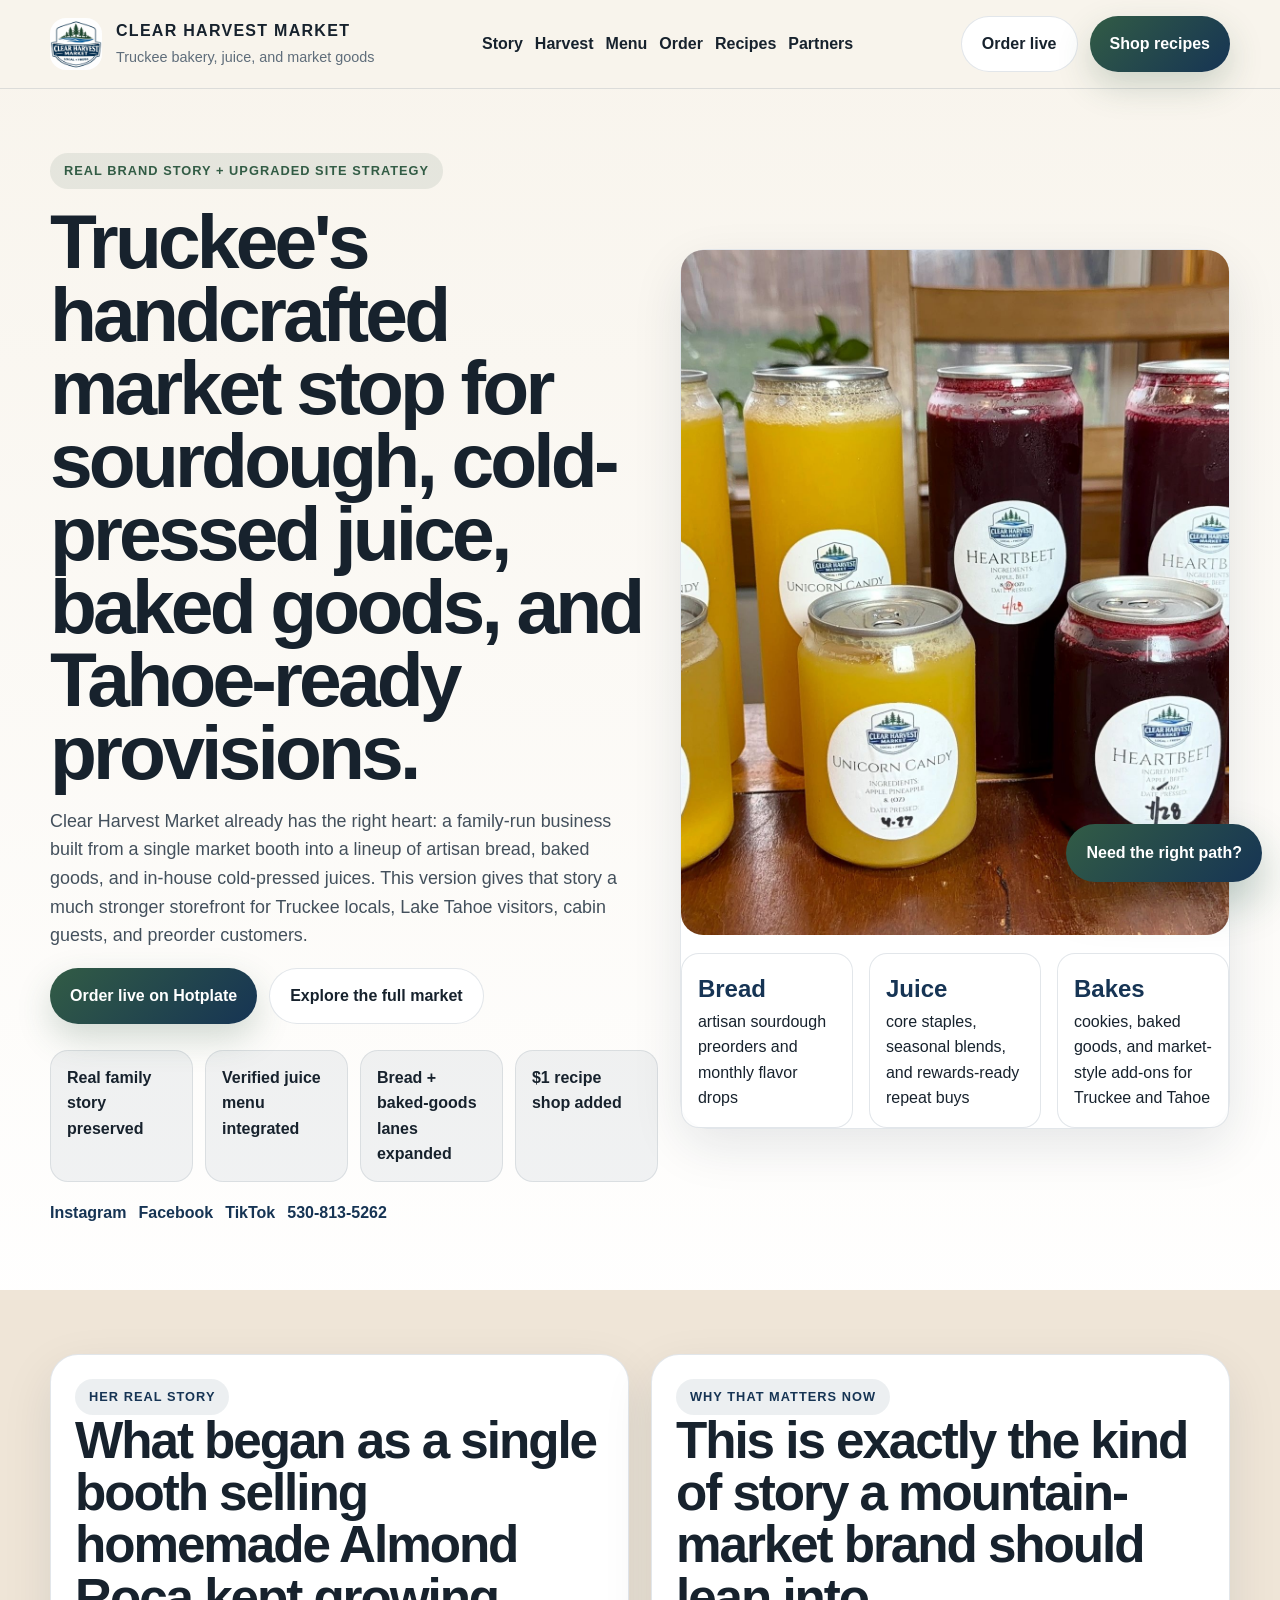
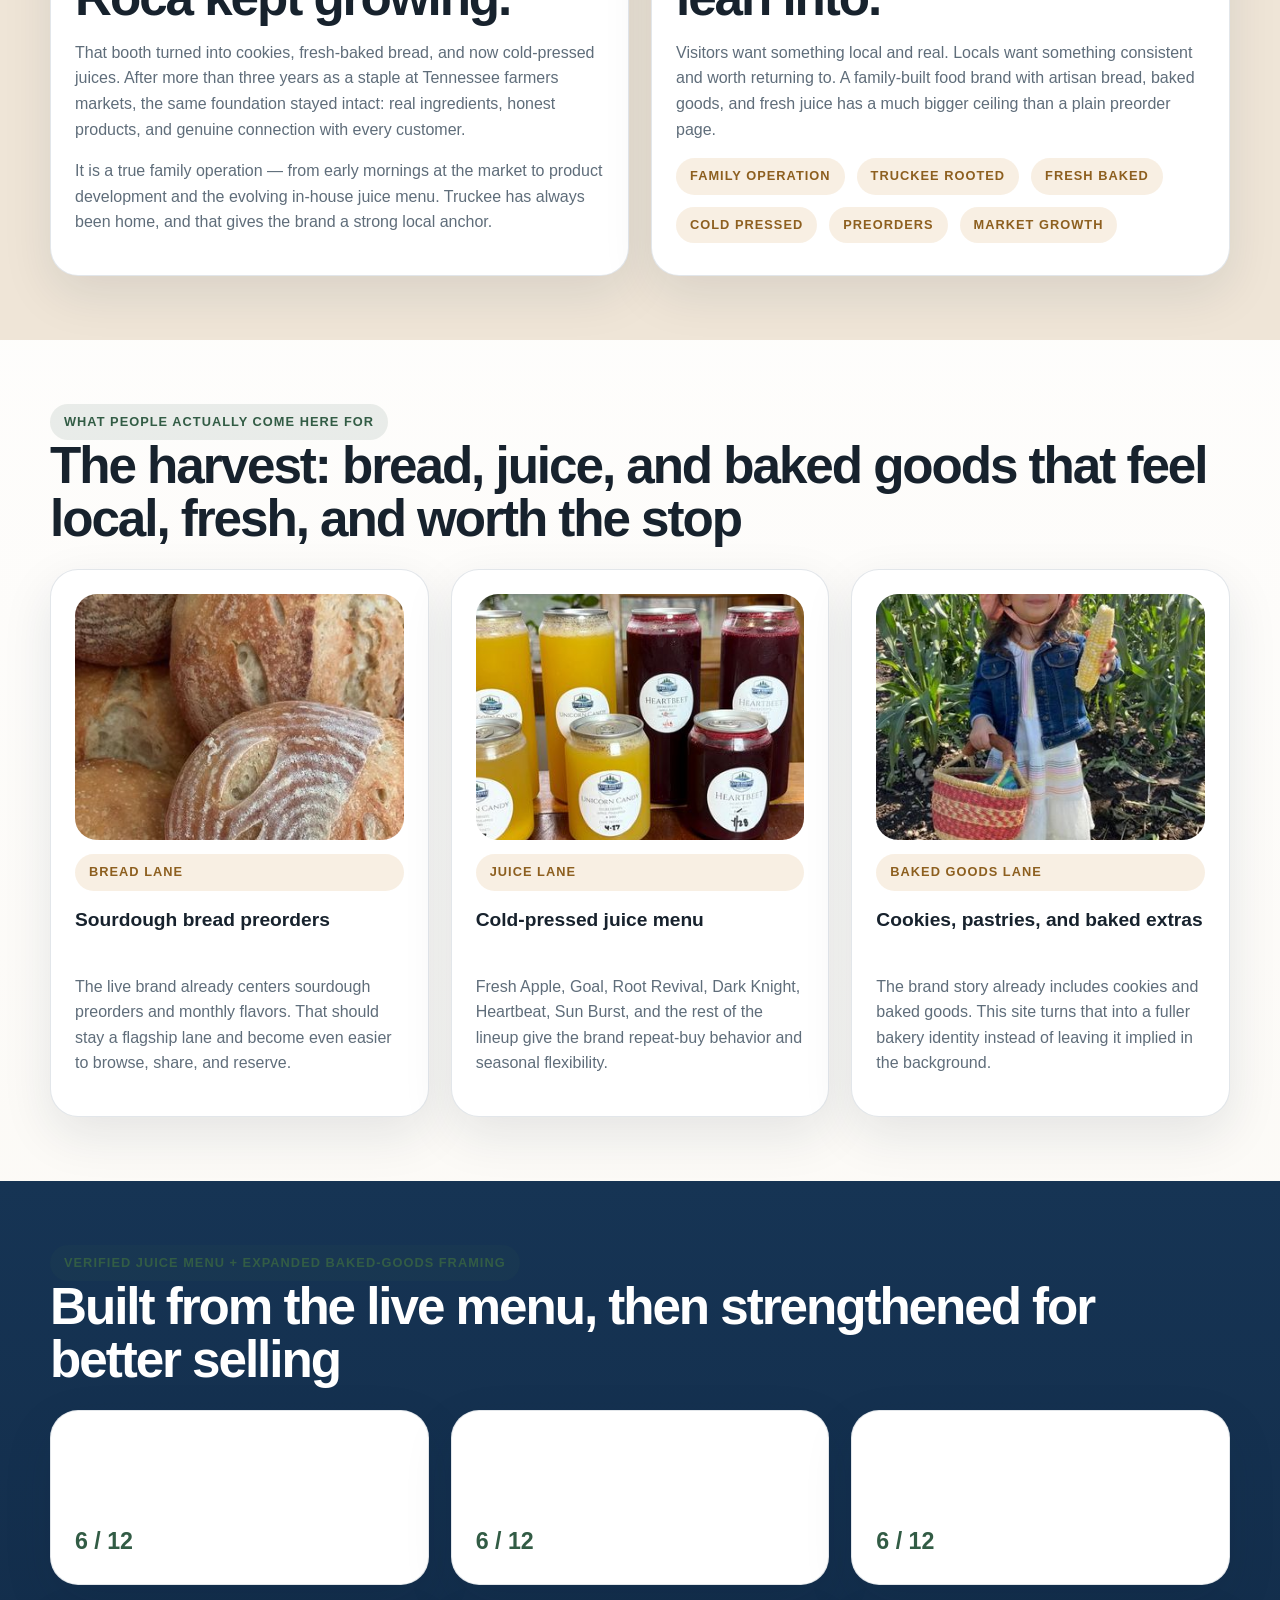
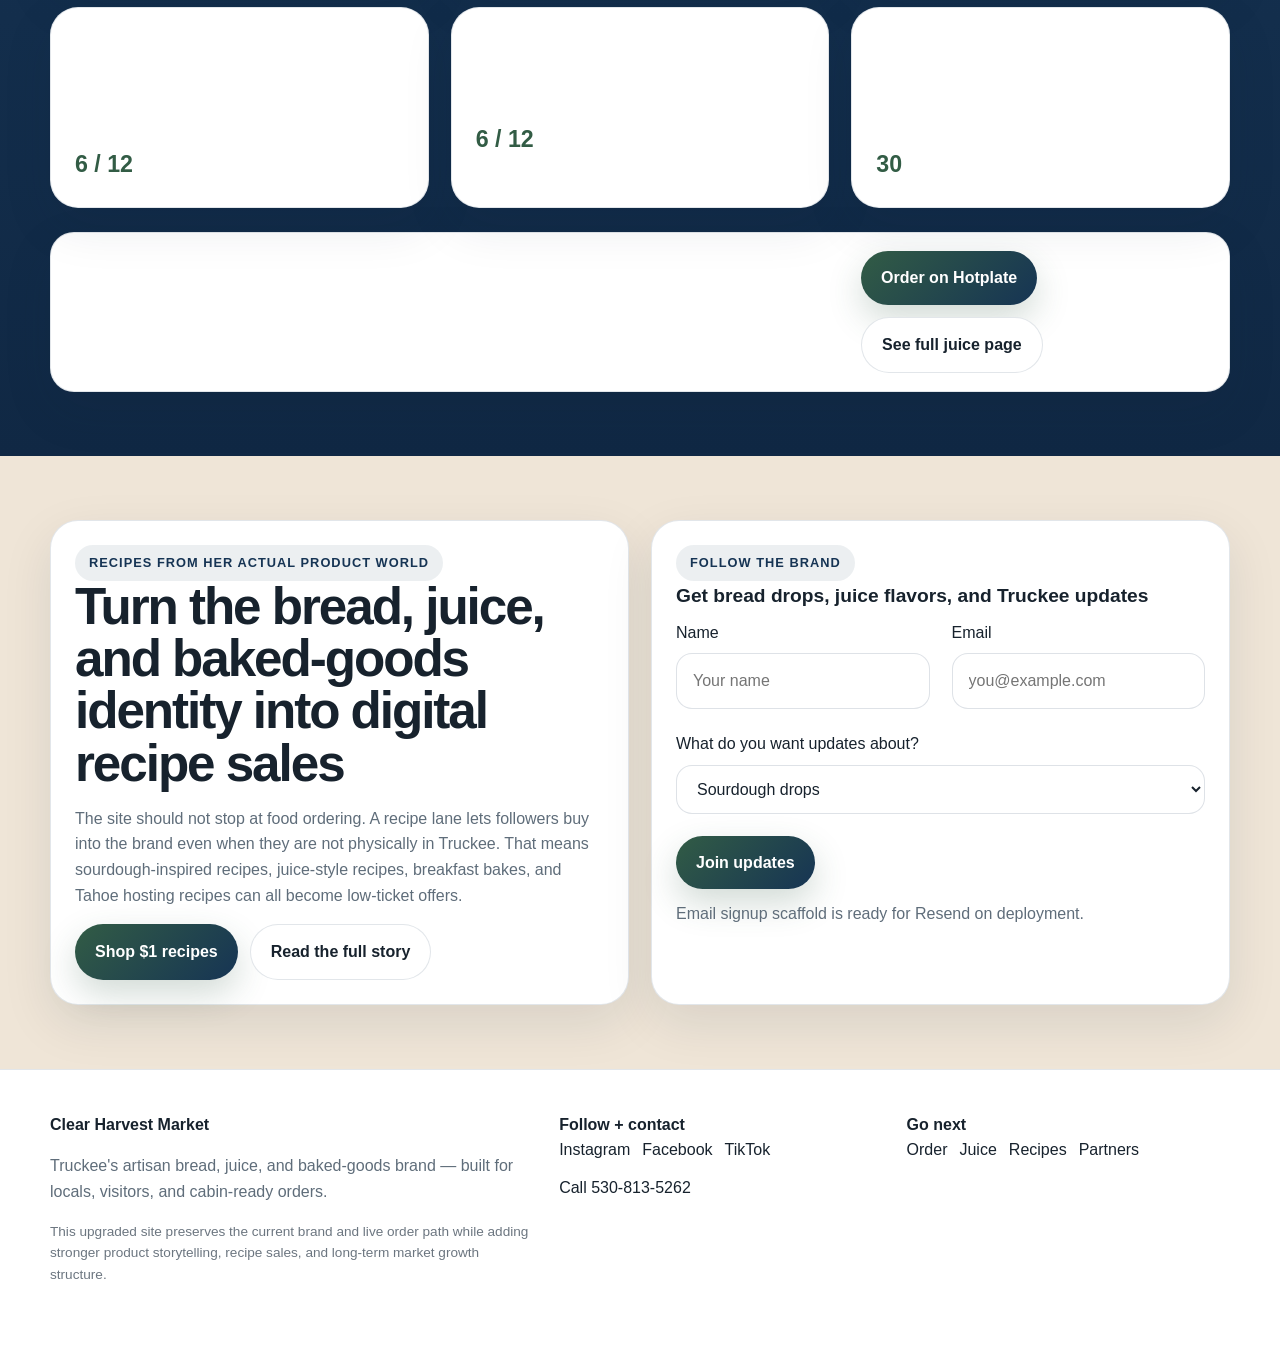
<file: index.html>
<!DOCTYPE html><html lang="en"><head><meta charset="UTF-8"/><meta name="viewport" content="width=device-width, initial-scale=1.0"/><title>Clear Harvest Market | Truckee Bakery, Juice, and Market Goods</title><meta name="description" content="Clear Harvest Market is Truckee's destination for artisan sourdough, cold-pressed juice, baked goods, preorder drops, $1 recipes, and Tahoe-ready market bundles."/><meta property="og:title" content="Clear Harvest Market"/><meta property="og:description" content="Fresh juice, artisan sourdough, house-made baked goods, Truckee preorder drops, and Tahoe-ready market goods."/><meta property="og:image" content="/assets/live/hero.jpg"/><link rel="stylesheet" href="./styles.css"/></head><body><header class="site-header"><div class="container nav"><a class="brand" href="index.html"><img data-logo src="/assets/live/logo-new.jpg" alt="Clear Harvest Market logo"/><div class="brand-copy"><strong>Clear Harvest Market</strong><span>Truckee bakery, juice, and market goods</span></div></a><nav class="nav-links"><a href="#story">Story</a><a href="#harvest">Harvest</a><a href="#menu">Menu</a><a href="order.html">Order</a><a href="recipes.html">Recipes</a><a href="partners.html">Partners</a></nav><div class="nav-actions"><a class="btn-secondary" data-hotplate target="_blank" rel="noopener noreferrer">Order live</a><a class="btn" href="recipes.html">Shop recipes</a></div></div></header><main><section class="hero"><div class="container hero-grid"><div><span class="eyebrow">Real brand story + upgraded site strategy</span><h1>Truckee's handcrafted market stop for sourdough, cold-pressed juice, baked goods, and Tahoe-ready provisions.</h1><p class="lead">Clear Harvest Market already has the right heart: a family-run business built from a single market booth into a lineup of artisan bread, baked goods, and in-house cold-pressed juices. This version gives that story a much stronger storefront for Truckee locals, Lake Tahoe visitors, cabin guests, and preorder customers.</p><div class="hero-actions"><a class="btn" data-hotplate target="_blank" rel="noopener noreferrer">Order live on Hotplate</a><a class="btn-secondary" href="order.html">Explore the full market</a></div><div class="trust-strip"><div class="trust-item">Real family story preserved</div><div class="trust-item">Verified juice menu integrated</div><div class="trust-item">Bread + baked-goods lanes expanded</div><div class="trust-item">$1 recipe shop added</div></div><div class="social-row" style="margin-top:18px"><a data-social-instagram target="_blank" rel="noopener noreferrer">Instagram</a><a data-social-facebook target="_blank" rel="noopener noreferrer">Facebook</a><a data-social-tiktok target="_blank" rel="noopener noreferrer">TikTok</a><a href="tel:5308135262">530-813-5262</a></div></div><div class="hero-card"><img class="guide-image" src="/assets/live/hero.jpg" alt="Clear Harvest Market food photography"/><div class="hero-highlights"><div class="stat"><strong>Bread</strong><span>artisan sourdough preorders and monthly flavor drops</span></div><div class="stat"><strong>Juice</strong><span>core staples, seasonal blends, and rewards-ready repeat buys</span></div><div class="stat"><strong>Bakes</strong><span>cookies, baked goods, and market-style add-ons for Truckee and Tahoe</span></div></div></div></div></section><section class="section alt" id="story"><div class="container grid-2"><div class="card"><span class="pill">Her real story</span><h2>What began as a single booth selling homemade Almond Roca kept growing.</h2><p>That booth turned into cookies, fresh-baked bread, and now cold-pressed juices. After more than three years as a staple at Tennessee farmers markets, the same foundation stayed intact: real ingredients, honest products, and genuine connection with every customer.</p><p>It is a true family operation — from early mornings at the market to product development and the evolving in-house juice menu. Truckee has always been home, and that gives the brand a strong local anchor.</p></div><div class="card"><span class="pill">Why that matters now</span><h2>This is exactly the kind of story a mountain-market brand should lean into.</h2><p>Visitors want something local and real. Locals want something consistent and worth returning to. A family-built food brand with artisan bread, baked goods, and fresh juice has a much bigger ceiling than a plain preorder page.</p><div class="chip-row"><span class="tag">Family operation</span><span class="tag">Truckee rooted</span><span class="tag">Fresh baked</span><span class="tag">Cold pressed</span><span class="tag">Preorders</span><span class="tag">Market growth</span></div></div></div></section><section class="section" id="harvest"><div class="container"><span class="eyebrow">What people actually come here for</span><h2>The harvest: bread, juice, and baked goods that feel local, fresh, and worth the stop</h2><div class="catalog-grid"><article class="product-card"><img class="product-image" src="/assets/live/bread.jpg" alt="Sourdough bread"/><div class="tag">Bread lane</div><h3>Sourdough bread preorders</h3><p>The live brand already centers sourdough preorders and monthly flavors. That should stay a flagship lane and become even easier to browse, share, and reserve.</p></article><article class="product-card"><img class="product-image" src="/assets/live/juice.jpg" alt="Cold pressed juice"/><div class="tag">Juice lane</div><h3>Cold-pressed juice menu</h3><p>Fresh Apple, Goal, Root Revival, Dark Knight, Heartbeat, Sun Burst, and the rest of the lineup give the brand repeat-buy behavior and seasonal flexibility.</p></article><article class="product-card"><img class="product-image" src="/assets/live/corn.jpg" alt="Rustic baked item"/><div class="tag">Baked goods lane</div><h3>Cookies, pastries, and baked extras</h3><p>The brand story already includes cookies and baked goods. This site turns that into a fuller bakery identity instead of leaving it implied in the background.</p></article></div></div></section><section class="section dark" id="menu"><div class="container"><span class="eyebrow">Verified juice menu + expanded baked-goods framing</span><h2>Built from the live menu, then strengthened for better selling</h2><div class="guide-grid"><article class="guide-card"><h3>Fresh Apple</h3><p>Honey Crisp, Gala, Fuji, Pink Lady</p><div class="price">6 / 12</div></article><article class="guide-card"><h3>Goal</h3><p>Ginger, orange, apple, lemon</p><div class="price">6 / 12</div></article><article class="guide-card"><h3>Root Revival</h3><p>Beet, carrot, celery, apple, orange, ginger</p><div class="price">6 / 12</div></article><article class="guide-card"><h3>Dark Knight</h3><p>Beet, cucumber, apple, ginger, turmeric, pepper</p><div class="price">6 / 12</div></article><article class="guide-card"><h3>Sun Burst</h3><p>Carrot, pineapple, orange</p><div class="price">6 / 12</div></article><article class="guide-card"><h3>Half-gallon favorite</h3><p>Bulk juice option for repeat buyers, gatherings, and hospitality orders</p><div class="price">30</div></article></div><div class="split-bar" style="margin-top:24px"><div><strong>Live food ordering stays simple right now.</strong><div class="small">Use Hotplate today, while the website does the heavier lifting on branding, merchandising, recipes, and local growth.</div></div><div class="button-row"><a class="btn" data-hotplate target="_blank" rel="noopener noreferrer">Order on Hotplate</a><a class="btn-secondary" href="juice.html">See full juice page</a></div></div></div></section><section class="section alt"><div class="container grid-2"><div class="card"><span class="pill">Recipes from her actual product world</span><h2>Turn the bread, juice, and baked-goods identity into digital recipe sales</h2><p>The site should not stop at food ordering. A recipe lane lets followers buy into the brand even when they are not physically in Truckee. That means sourdough-inspired recipes, juice-style recipes, breakfast bakes, and Tahoe hosting recipes can all become low-ticket offers.</p><div class="button-row"><a class="btn" href="recipes.html">Shop $1 recipes</a><a class="btn-secondary" href="about.html">Read the full story</a></div></div><div class="form-shell"><span class="pill">Follow the brand</span><h3>Get bread drops, juice flavors, and Truckee updates</h3><form id="newsletter-form" class="form-grid"><label class="field"><span>Name</span><input name="name" placeholder="Your name" required/></label><label class="field"><span>Email</span><input type="email" name="email" placeholder="you@example.com" required/></label><label class="field" style="grid-column:1/-1"><span>What do you want updates about?</span><select name="interest"><option>Sourdough drops</option><option>Juice menu</option><option>Baked goods</option><option>Truckee market opening</option><option>Recipes</option></select></label><div class="contact-actions" style="grid-column:1/-1"><button class="btn" type="submit">Join updates</button><span class="note">Email signup scaffold is ready for Resend on deployment.</span></div></form></div></div></section></main><footer class="site-footer"><div class="container footer-grid"><div><strong>Clear Harvest Market</strong><p>Truckee's artisan bread, juice, and baked-goods brand — built for locals, visitors, and cabin-ready orders.</p><p class="disclosure">This upgraded site preserves the current brand and live order path while adding stronger product storytelling, recipe sales, and long-term market growth structure.</p></div><div><strong>Follow + contact</strong><div class="footer-links"><a data-social-instagram target="_blank" rel="noopener noreferrer">Instagram</a><a data-social-facebook target="_blank" rel="noopener noreferrer">Facebook</a><a data-social-tiktok target="_blank" rel="noopener noreferrer">TikTok</a><a href="tel:5308135262">Call 530-813-5262</a></div></div><div><strong>Go next</strong><div class="footer-links"><a href="order.html">Order</a><a href="juice.html">Juice</a><a href="recipes.html">Recipes</a><a href="partners.html">Partners</a></div></div></div></footer><button id="site-closer-toggle" class="site-closer-toggle">Need the right path?</button><aside id="site-closer" class="site-closer" aria-label="Clear Harvest Market helper"><div class="site-closer-header"><strong>Clear Harvest helper</strong><button id="site-closer-close" class="btn-ghost" type="button">Close</button></div><div class="site-closer-body" id="site-closer-messages"></div><div class="site-closer-options" id="site-closer-options"></div><div class="site-closer-actions" id="site-closer-actions"></div><div class="site-closer-input-row"><input id="site-closer-input" placeholder="Ordering, visiting Tahoe, recipes, catering..."/><button id="site-closer-send" class="btn" type="button">Send</button></div></aside><script src="./app.js"></script><script src="./clear-harvest-closer.js"></script></body></html>
</file>
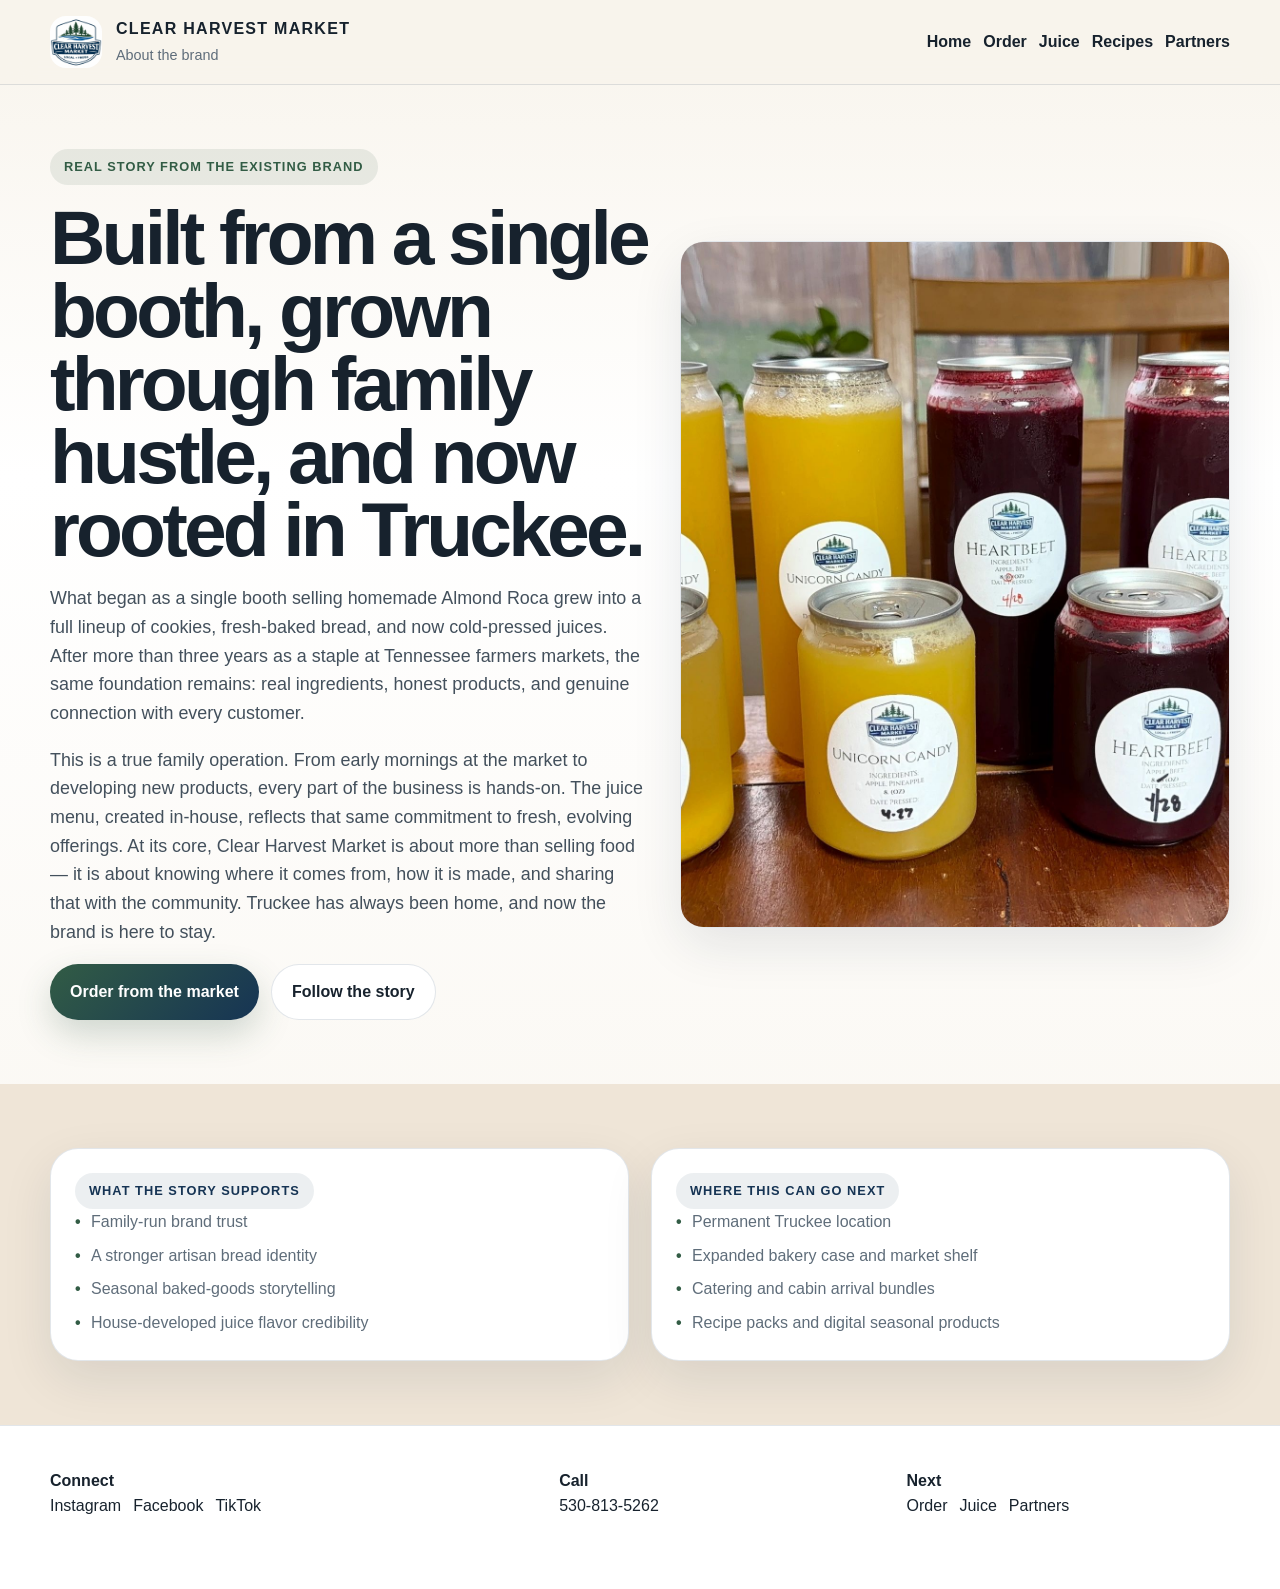
<file: about.html>
<!DOCTYPE html><html lang="en"><head><meta charset="UTF-8"/><meta name="viewport" content="width=device-width, initial-scale=1.0"/><title>About | Clear Harvest Market</title><meta name="description" content="About Clear Harvest Market, the family-built Truckee bakery and juice brand."/><link rel="stylesheet" href="./styles.css"/></head><body><header class="site-header"><div class="container nav"><a class="brand" href="index.html"><img data-logo src="/assets/live/logo-new.jpg" alt="Clear Harvest Market logo"/><div class="brand-copy"><strong>Clear Harvest Market</strong><span>About the brand</span></div></a><nav class="nav-links"><a href="index.html">Home</a><a href="order.html">Order</a><a href="juice.html">Juice</a><a href="recipes.html">Recipes</a><a href="partners.html">Partners</a></nav></div></header><main><section class="hero"><div class="container hero-grid"><div><span class="eyebrow">Real story from the existing brand</span><h1>Built from a single booth, grown through family hustle, and now rooted in Truckee.</h1><p class="lead">What began as a single booth selling homemade Almond Roca grew into a full lineup of cookies, fresh-baked bread, and now cold-pressed juices. After more than three years as a staple at Tennessee farmers markets, the same foundation remains: real ingredients, honest products, and genuine connection with every customer.</p><p class="lead">This is a true family operation. From early mornings at the market to developing new products, every part of the business is hands-on. The juice menu, created in-house, reflects that same commitment to fresh, evolving offerings. At its core, Clear Harvest Market is about more than selling food — it is about knowing where it comes from, how it is made, and sharing that with the community. Truckee has always been home, and now the brand is here to stay.</p><div class="button-row"><a class="btn" href="order.html">Order from the market</a><a class="btn-secondary" data-social-instagram target="_blank" rel="noopener noreferrer">Follow the story</a></div></div><div class="hero-card"><img class="guide-image" src="/assets/live/hero.jpg" alt="Clear Harvest Market food image"/></div></div></section><section class="section alt"><div class="container grid-2"><div class="card"><span class="pill">What the story supports</span><ul class="bulletless"><li>Family-run brand trust</li><li>A stronger artisan bread identity</li><li>Seasonal baked-goods storytelling</li><li>House-developed juice flavor credibility</li></ul></div><div class="card"><span class="pill">Where this can go next</span><ul class="bulletless"><li>Permanent Truckee location</li><li>Expanded bakery case and market shelf</li><li>Catering and cabin arrival bundles</li><li>Recipe packs and digital seasonal products</li></ul></div></div></section></main><footer class="site-footer"><div class="container footer-grid"><div><strong>Connect</strong><div class="footer-links"><a data-social-instagram target="_blank" rel="noopener noreferrer">Instagram</a><a data-social-facebook target="_blank" rel="noopener noreferrer">Facebook</a><a data-social-tiktok target="_blank" rel="noopener noreferrer">TikTok</a></div></div><div><strong>Call</strong><div class="footer-links"><a href="tel:5308135262">530-813-5262</a></div></div><div><strong>Next</strong><div class="footer-links"><a href="order.html">Order</a><a href="juice.html">Juice</a><a href="partners.html">Partners</a></div></div></div></footer><script src="./app.js"></script></body></html>
</file>
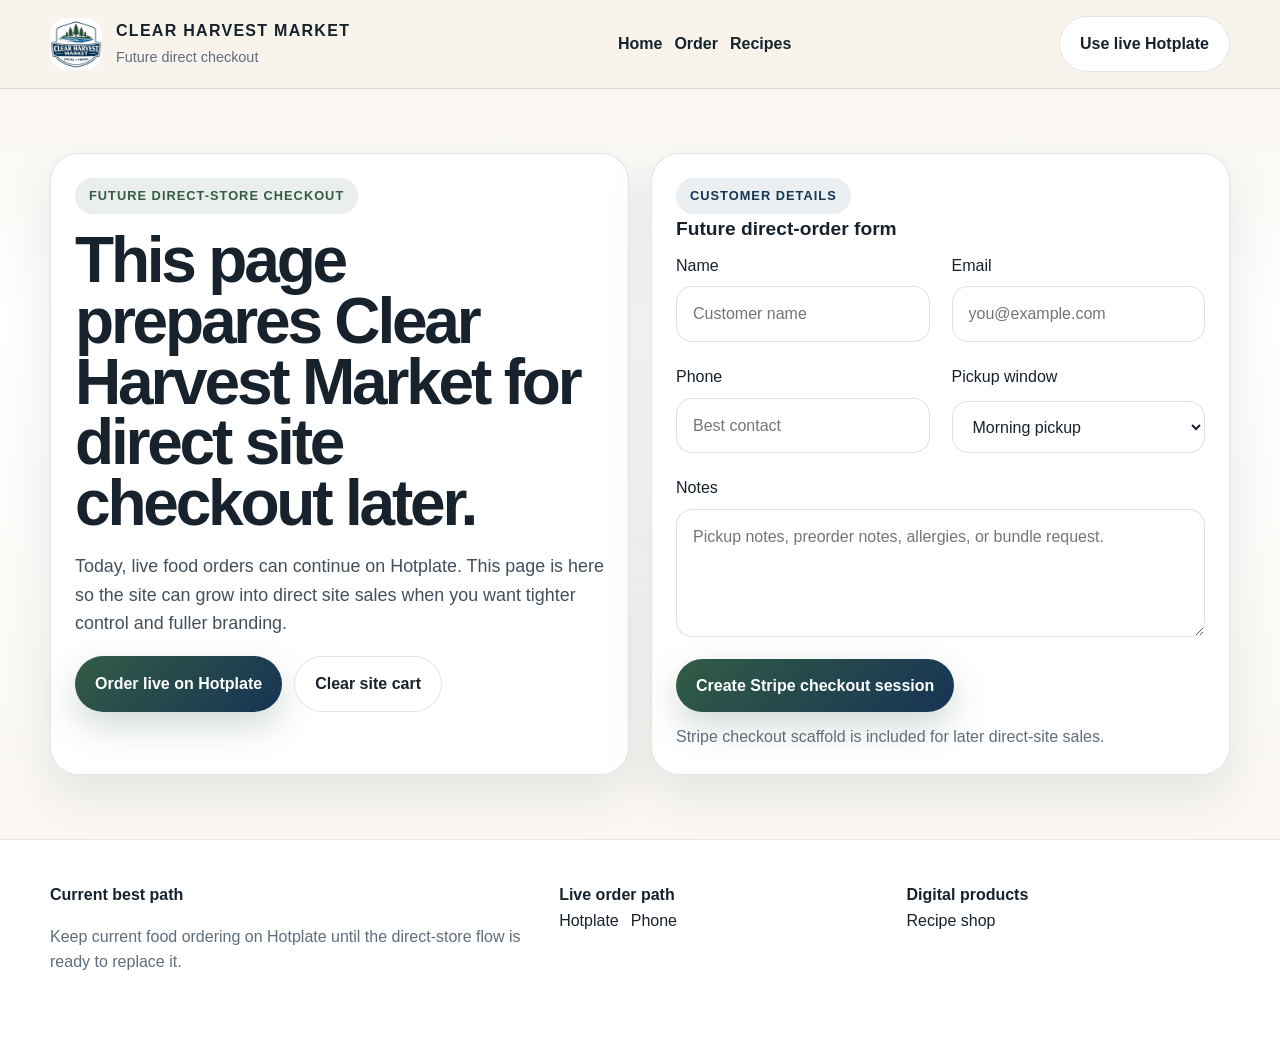
<file: checkout.html>
<!DOCTYPE html><html lang="en"><head><meta charset="UTF-8"/><meta name="viewport" content="width=device-width, initial-scale=1.0"/><title>Checkout | Clear Harvest Market</title><link rel="stylesheet" href="./styles.css"/></head><body><header class="site-header"><div class="container nav"><a class="brand" href="index.html"><img data-logo src="/assets/live/logo-new.jpg" alt="Clear Harvest Market logo"/><div class="brand-copy"><strong>Clear Harvest Market</strong><span>Future direct checkout</span></div></a><nav class="nav-links"><a href="index.html">Home</a><a href="order.html">Order</a><a href="recipes.html">Recipes</a></nav><div class="nav-actions"><a class="btn-secondary" data-hotplate target="_blank" rel="noopener noreferrer">Use live Hotplate</a></div></div></header><main><section class="hero"><div class="container grid-2"><div class="checkout-box"><span class="eyebrow">Future direct-store checkout</span><h1 style="font-size:clamp(2.4rem,5vw,4.2rem)">This page prepares Clear Harvest Market for direct site checkout later.</h1><p class="lead">Today, live food orders can continue on Hotplate. This page is here so the site can grow into direct site sales when you want tighter control and fuller branding.</p><div id="checkout-summary"></div><div class="button-row" style="margin-top:18px"><a class="btn" data-hotplate target="_blank" rel="noopener noreferrer">Order live on Hotplate</a><button class="btn-secondary" type="button" data-clear-cart>Clear site cart</button></div></div><div class="form-shell"><span class="pill">Customer details</span><h3>Future direct-order form</h3><form id="checkout-form" class="form-grid"><input id="checkout-cart-json" type="hidden" name="cartJson"/><label class="field"><span>Name</span><input name="customerName" required placeholder="Customer name"/></label><label class="field"><span>Email</span><input type="email" name="customerEmail" required placeholder="you@example.com"/></label><label class="field"><span>Phone</span><input name="customerPhone" placeholder="Best contact"/></label><label class="field"><span>Pickup window</span><select name="pickupWindow"><option>Morning pickup</option><option>Afternoon pickup</option><option>Weekend pickup</option><option>Custom note below</option></select></label><label class="field" style="grid-column:1/-1"><span>Notes</span><textarea name="notes" placeholder="Pickup notes, preorder notes, allergies, or bundle request."></textarea></label><div class="contact-actions" style="grid-column:1/-1"><button class="btn" type="submit">Create Stripe checkout session</button><span class="note">Stripe checkout scaffold is included for later direct-site sales.</span></div></form></div></div></section></main><footer class="site-footer"><div class="container footer-grid"><div><strong>Current best path</strong><p>Keep current food ordering on Hotplate until the direct-store flow is ready to replace it.</p></div><div><strong>Live order path</strong><div class="footer-links"><a data-hotplate target="_blank" rel="noopener noreferrer">Hotplate</a><a href="tel:5308135262">Phone</a></div></div><div><strong>Digital products</strong><div class="footer-links"><a href="recipes.html">Recipe shop</a></div></div></div></footer><script src="./app.js"></script></body></html>
</file>
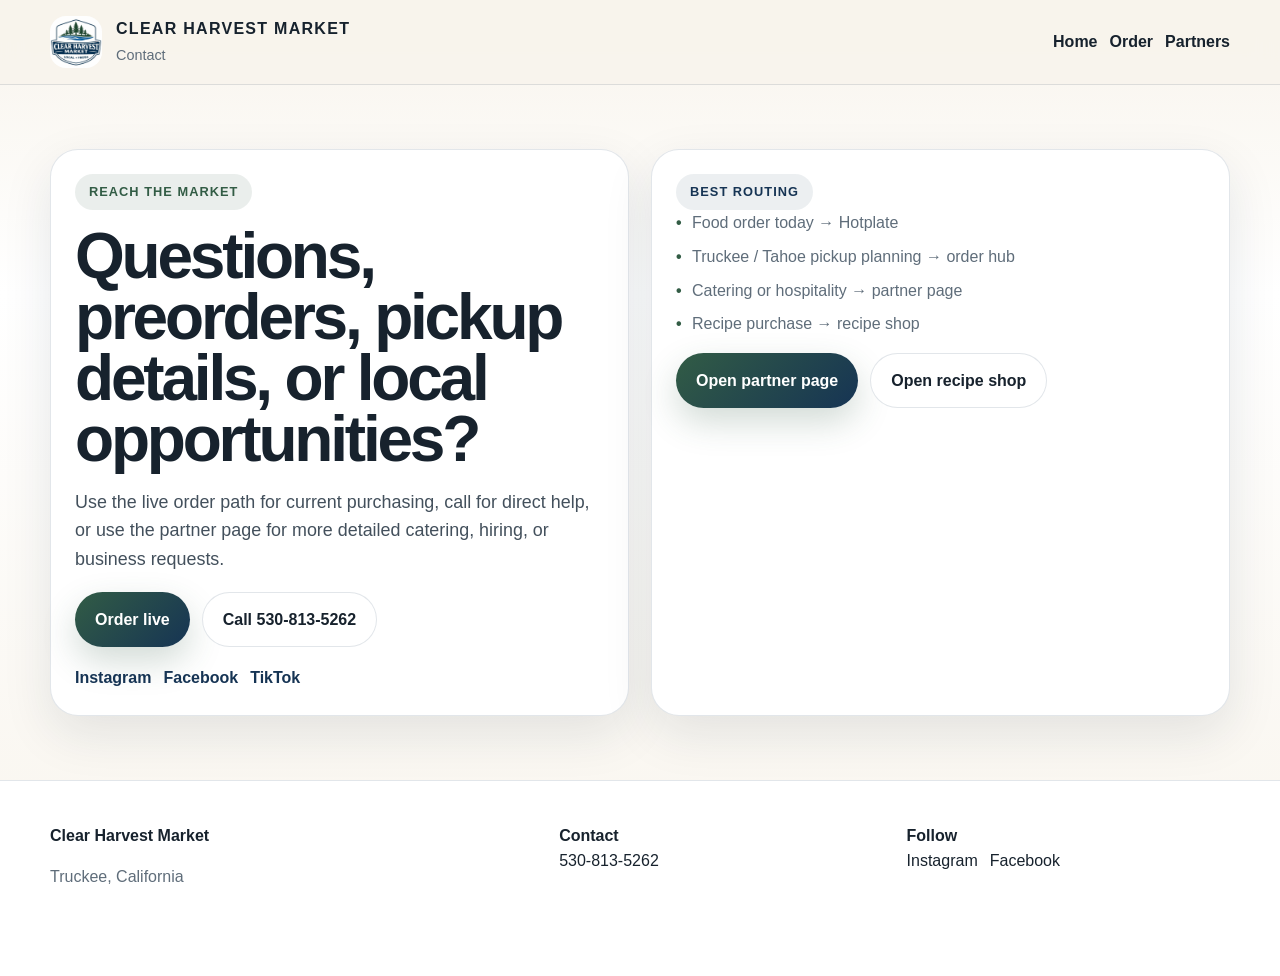
<file: contact-us.html>
<!DOCTYPE html><html lang="en"><head><meta charset="UTF-8"/><meta name="viewport" content="width=device-width, initial-scale=1.0"/><title>Contact | Clear Harvest Market</title><meta name="description" content="Contact Clear Harvest Market in Truckee for orders, questions, catering, and partnerships."/><link rel="stylesheet" href="./styles.css"/></head><body><header class="site-header"><div class="container nav"><a class="brand" href="index.html"><img data-logo src="/assets/live/logo-new.jpg" alt="Clear Harvest Market logo"/><div class="brand-copy"><strong>Clear Harvest Market</strong><span>Contact</span></div></a><nav class="nav-links"><a href="index.html">Home</a><a href="order.html">Order</a><a href="partners.html">Partners</a></nav></div></header><main><section class="hero"><div class="container grid-2"><div class="card"><span class="eyebrow">Reach the market</span><h1 style="font-size:clamp(2.4rem,5vw,4.2rem)">Questions, preorders, pickup details, or local opportunities?</h1><p class="lead">Use the live order path for current purchasing, call for direct help, or use the partner page for more detailed catering, hiring, or business requests.</p><div class="button-row"><a class="btn" data-hotplate target="_blank" rel="noopener noreferrer">Order live</a><a class="btn-secondary" href="tel:5308135262">Call 530-813-5262</a></div><div class="social-row" style="margin-top:18px"><a data-social-instagram target="_blank" rel="noopener noreferrer">Instagram</a><a data-social-facebook target="_blank" rel="noopener noreferrer">Facebook</a><a data-social-tiktok target="_blank" rel="noopener noreferrer">TikTok</a></div></div><div class="form-shell"><span class="pill">Best routing</span><ul class="bulletless"><li>Food order today → Hotplate</li><li>Truckee / Tahoe pickup planning → order hub</li><li>Catering or hospitality → partner page</li><li>Recipe purchase → recipe shop</li></ul><div class="button-row" style="margin-top:16px"><a class="btn" href="partners.html">Open partner page</a><a class="btn-secondary" href="recipes.html">Open recipe shop</a></div></div></div></section></main><footer class="site-footer"><div class="container footer-grid"><div><strong>Clear Harvest Market</strong><p>Truckee, California</p></div><div><strong>Contact</strong><div class="footer-links"><a href="tel:5308135262">530-813-5262</a></div></div><div><strong>Follow</strong><div class="footer-links"><a data-social-instagram target="_blank" rel="noopener noreferrer">Instagram</a><a data-social-facebook target="_blank" rel="noopener noreferrer">Facebook</a></div></div></div></footer><script src="./app.js"></script></body></html>
</file>
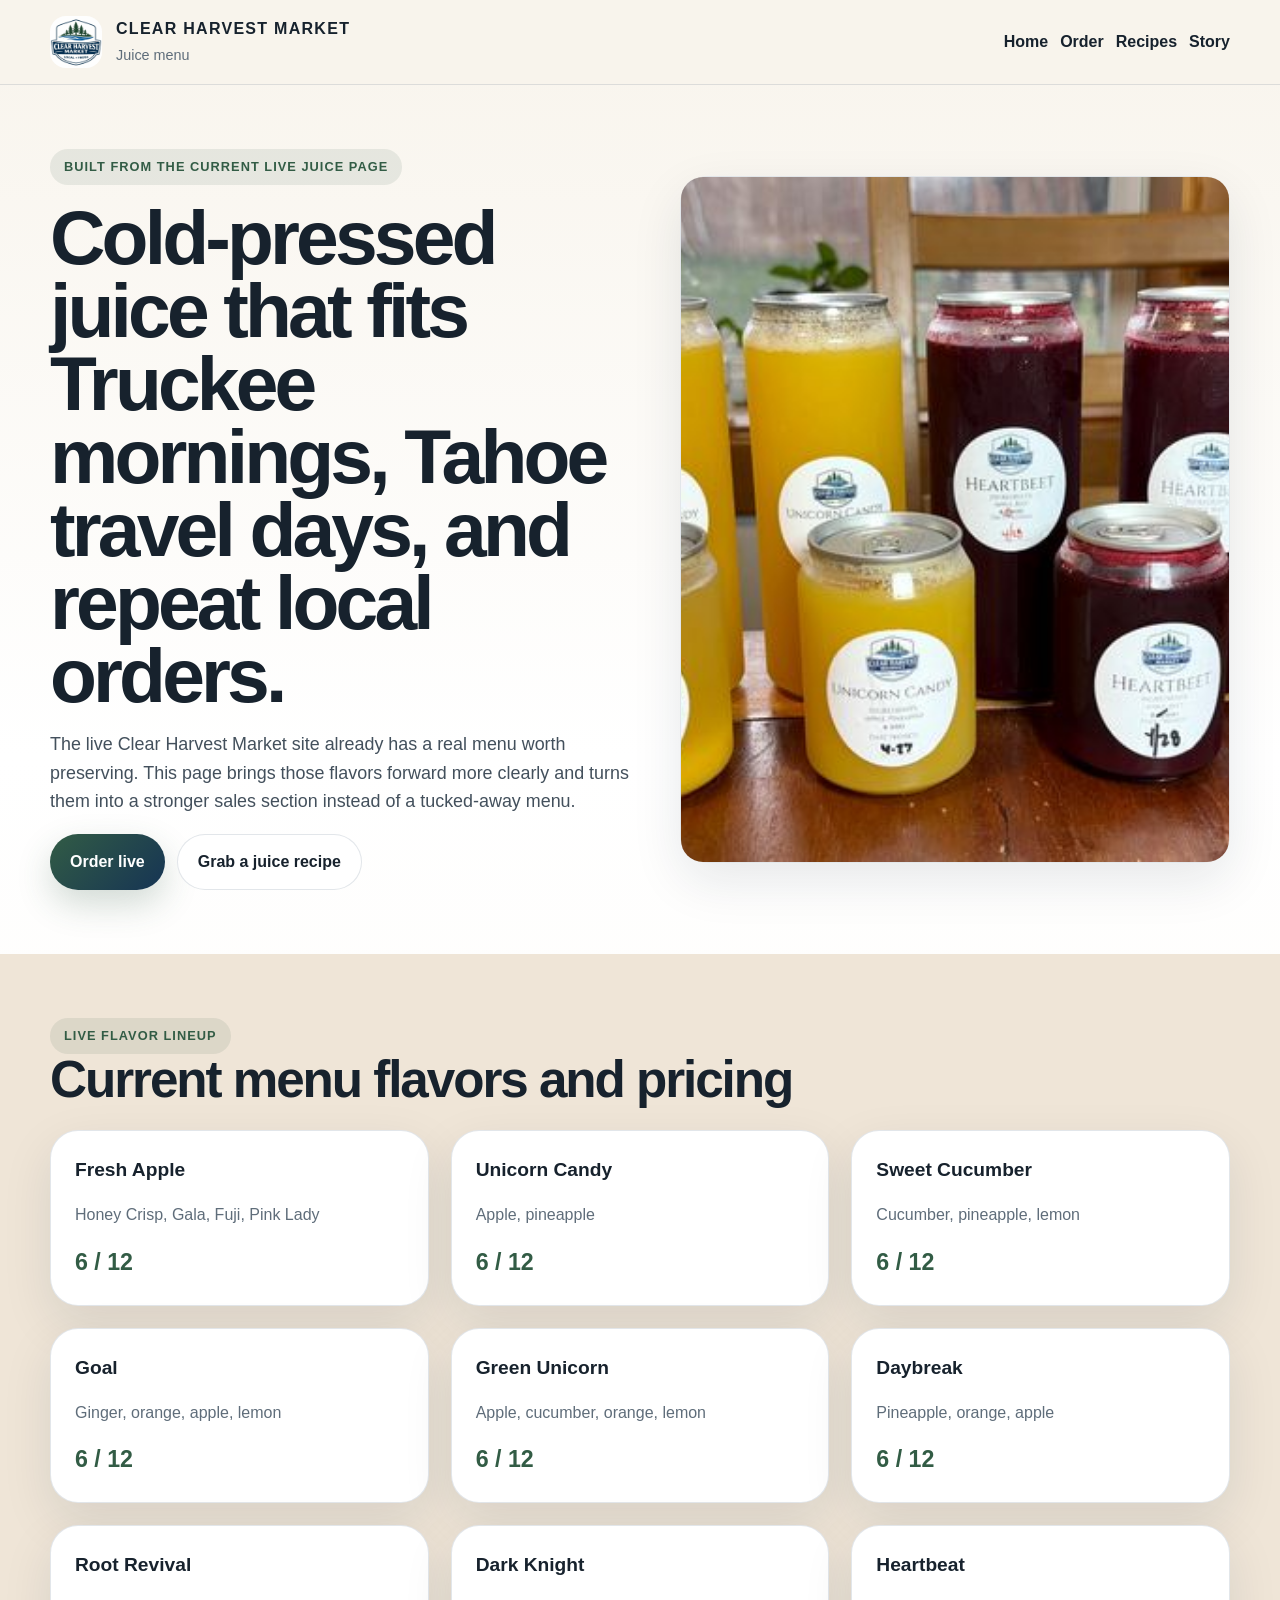
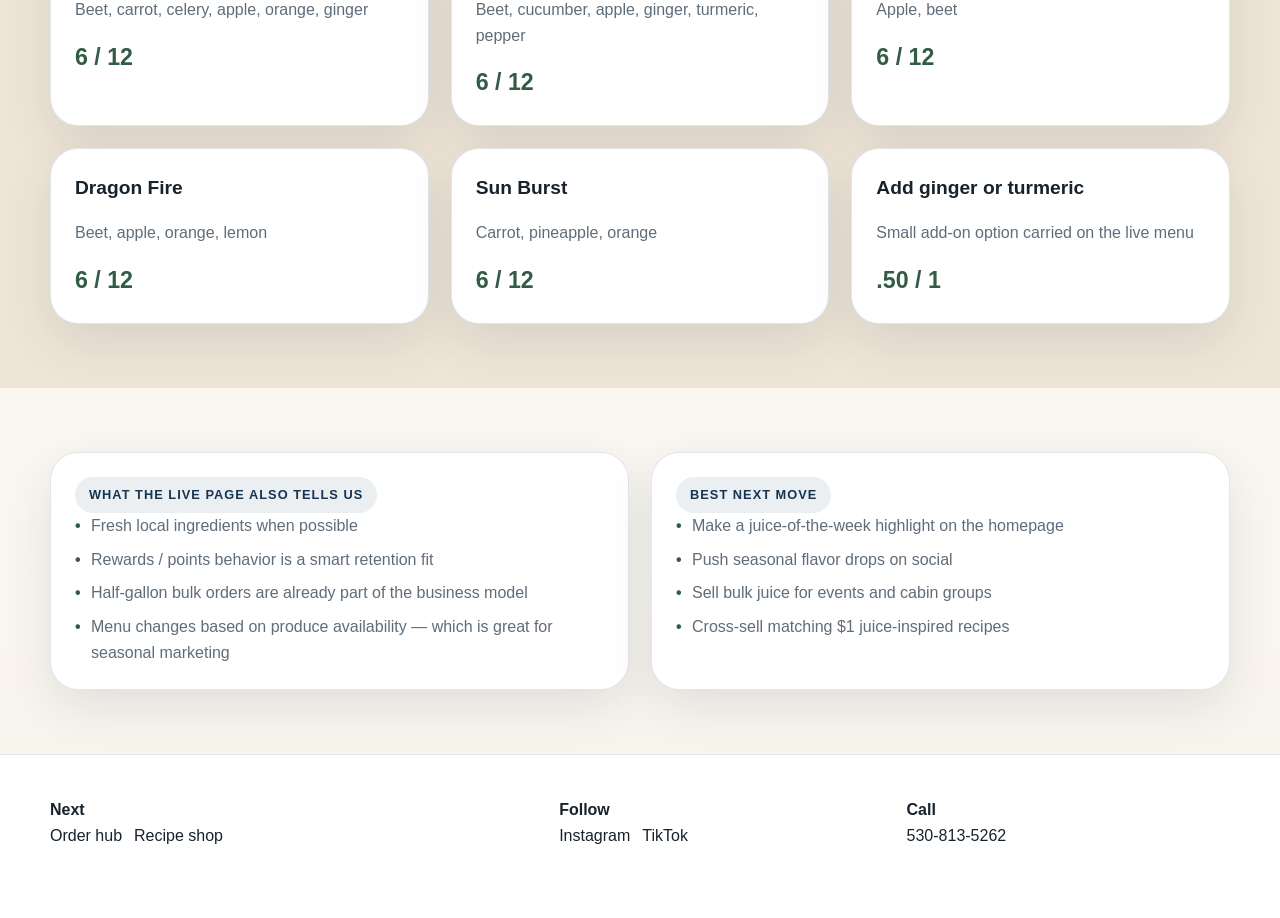
<file: juice.html>
<!DOCTYPE html><html lang="en"><head><meta charset="UTF-8"/><meta name="viewport" content="width=device-width, initial-scale=1.0"/><title>Juice Menu | Clear Harvest Market</title><meta name="description" content="Cold-pressed juice menu for Clear Harvest Market in Truckee."/><link rel="stylesheet" href="./styles.css"/></head><body><header class="site-header"><div class="container nav"><a class="brand" href="index.html"><img data-logo src="/assets/live/logo-new.jpg" alt="Clear Harvest Market logo"/><div class="brand-copy"><strong>Clear Harvest Market</strong><span>Juice menu</span></div></a><nav class="nav-links"><a href="index.html">Home</a><a href="order.html">Order</a><a href="recipes.html">Recipes</a><a href="about.html">Story</a></nav></div></header><main><section class="hero"><div class="container hero-grid"><div><span class="eyebrow">Built from the current live juice page</span><h1>Cold-pressed juice that fits Truckee mornings, Tahoe travel days, and repeat local orders.</h1><p class="lead">The live Clear Harvest Market site already has a real menu worth preserving. This page brings those flavors forward more clearly and turns them into a stronger sales section instead of a tucked-away menu.</p><div class="button-row"><a class="btn" data-hotplate target="_blank" rel="noopener noreferrer">Order live</a><a class="btn-secondary" href="recipes.html">Grab a juice recipe</a></div></div><div class="hero-card"><img class="guide-image" src="/assets/live/juice.jpg" alt="Clear Harvest juice"/></div></div></section><section class="section alt"><div class="container"><span class="eyebrow">Live flavor lineup</span><h2>Current menu flavors and pricing</h2><div class="guide-grid"><article class="guide-card"><h3>Fresh Apple</h3><p>Honey Crisp, Gala, Fuji, Pink Lady</p><div class="price">6 / 12</div></article><article class="guide-card"><h3>Unicorn Candy</h3><p>Apple, pineapple</p><div class="price">6 / 12</div></article><article class="guide-card"><h3>Sweet Cucumber</h3><p>Cucumber, pineapple, lemon</p><div class="price">6 / 12</div></article><article class="guide-card"><h3>Goal</h3><p>Ginger, orange, apple, lemon</p><div class="price">6 / 12</div></article><article class="guide-card"><h3>Green Unicorn</h3><p>Apple, cucumber, orange, lemon</p><div class="price">6 / 12</div></article><article class="guide-card"><h3>Daybreak</h3><p>Pineapple, orange, apple</p><div class="price">6 / 12</div></article><article class="guide-card"><h3>Root Revival</h3><p>Beet, carrot, celery, apple, orange, ginger</p><div class="price">6 / 12</div></article><article class="guide-card"><h3>Dark Knight</h3><p>Beet, cucumber, apple, ginger, turmeric, pepper</p><div class="price">6 / 12</div></article><article class="guide-card"><h3>Heartbeat</h3><p>Apple, beet</p><div class="price">6 / 12</div></article><article class="guide-card"><h3>Dragon Fire</h3><p>Beet, apple, orange, lemon</p><div class="price">6 / 12</div></article><article class="guide-card"><h3>Sun Burst</h3><p>Carrot, pineapple, orange</p><div class="price">6 / 12</div></article><article class="guide-card"><h3>Add ginger or turmeric</h3><p>Small add-on option carried on the live menu</p><div class="price">.50 / 1</div></article></div></div></section><section class="section"><div class="container grid-2"><div class="card"><span class="pill">What the live page also tells us</span><ul class="bulletless"><li>Fresh local ingredients when possible</li><li>Rewards / points behavior is a smart retention fit</li><li>Half-gallon bulk orders are already part of the business model</li><li>Menu changes based on produce availability — which is great for seasonal marketing</li></ul></div><div class="card"><span class="pill">Best next move</span><ul class="bulletless"><li>Make a juice-of-the-week highlight on the homepage</li><li>Push seasonal flavor drops on social</li><li>Sell bulk juice for events and cabin groups</li><li>Cross-sell matching $1 juice-inspired recipes</li></ul></div></div></section></main><footer class="site-footer"><div class="container footer-grid"><div><strong>Next</strong><div class="footer-links"><a href="order.html">Order hub</a><a href="recipes.html">Recipe shop</a></div></div><div><strong>Follow</strong><div class="footer-links"><a data-social-instagram target="_blank" rel="noopener noreferrer">Instagram</a><a data-social-tiktok target="_blank" rel="noopener noreferrer">TikTok</a></div></div><div><strong>Call</strong><div class="footer-links"><a href="tel:5308135262">530-813-5262</a></div></div></div></footer><script src="./app.js"></script></body></html>
</file>
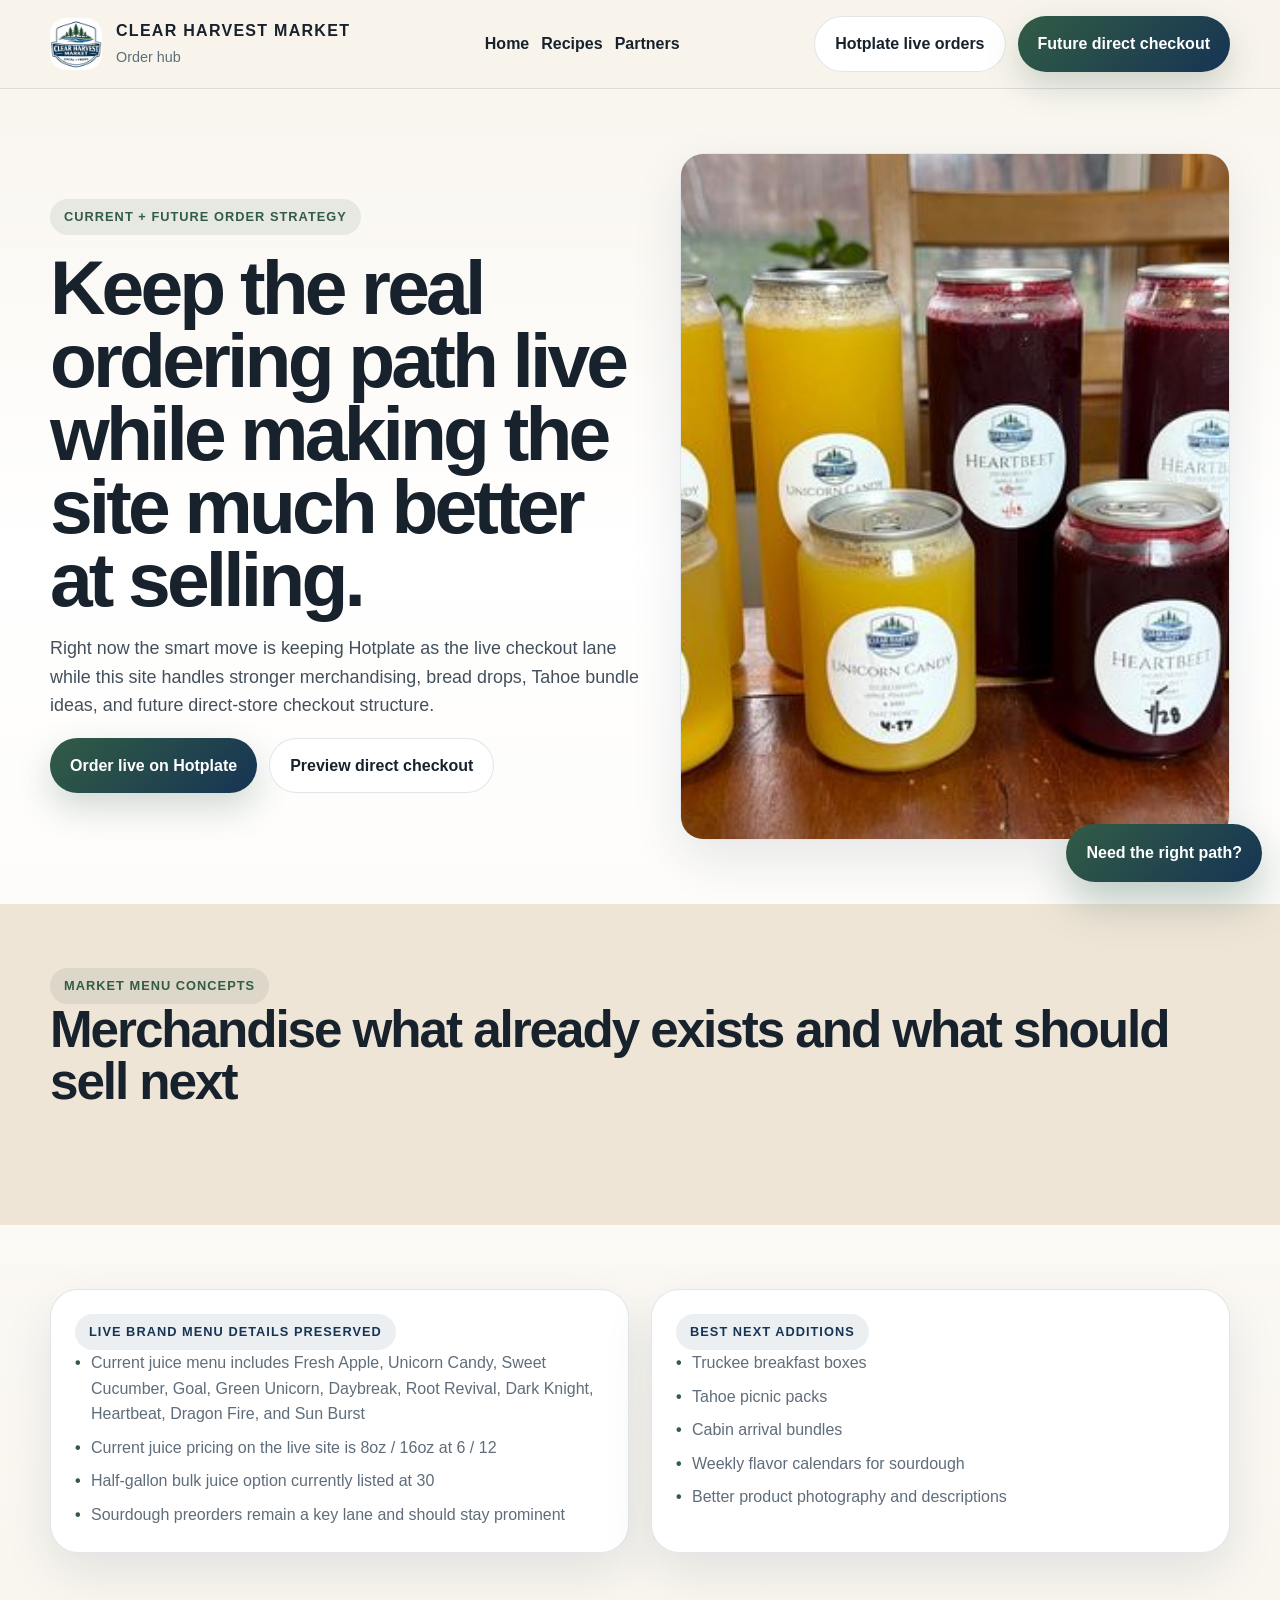
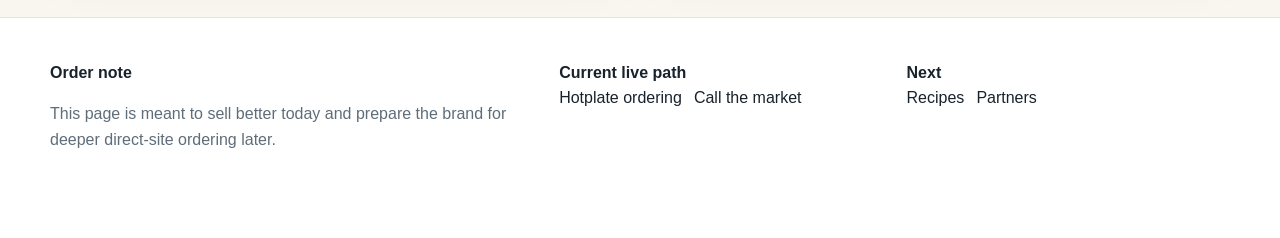
<file: order.html>
<!DOCTYPE html><html lang="en"><head><meta charset="UTF-8"/><meta name="viewport" content="width=device-width, initial-scale=1.0"/><title>Order | Clear Harvest Market</title><meta name="description" content="Order hub for Clear Harvest Market with Hotplate ordering, bread preorders, juice, Tahoe bundles, and future direct checkout support."/><link rel="stylesheet" href="./styles.css"/></head><body><header class="site-header"><div class="container nav"><a class="brand" href="index.html"><img data-logo src="/assets/live/logo-new.jpg" alt="Clear Harvest Market logo"/><div class="brand-copy"><strong>Clear Harvest Market</strong><span>Order hub</span></div></a><nav class="nav-links"><a href="index.html">Home</a><a href="recipes.html">Recipes</a><a href="partners.html">Partners</a></nav><div class="nav-actions"><a class="btn-secondary" data-hotplate target="_blank" rel="noopener noreferrer">Hotplate live orders</a><a class="btn" href="checkout.html">Future direct checkout</a></div></div></header><main><section class="hero"><div class="container hero-grid"><div><span class="eyebrow">Current + future order strategy</span><h1>Keep the real ordering path live while making the site much better at selling.</h1><p class="lead">Right now the smart move is keeping Hotplate as the live checkout lane while this site handles stronger merchandising, bread drops, Tahoe bundle ideas, and future direct-store checkout structure.</p><div class="button-row"><a class="btn" data-hotplate target="_blank" rel="noopener noreferrer">Order live on Hotplate</a><a class="btn-secondary" href="checkout.html">Preview direct checkout</a></div></div><div class="hero-card"><img class="guide-image" src="/assets/live/juice.jpg" alt="Clear Harvest juice visual"/></div></div></section><section class="section alt"><div class="container"><span class="eyebrow">Market menu concepts</span><h2>Merchandise what already exists and what should sell next</h2><div id="catalog-grid" class="catalog-grid"></div><div id="cart-dock" class="cart-dock"></div></div></section><section class="section"><div class="container grid-2"><div class="card"><span class="pill">Live brand menu details preserved</span><ul class="bulletless"><li>Current juice menu includes Fresh Apple, Unicorn Candy, Sweet Cucumber, Goal, Green Unicorn, Daybreak, Root Revival, Dark Knight, Heartbeat, Dragon Fire, and Sun Burst</li><li>Current juice pricing on the live site is 8oz / 16oz at 6 / 12</li><li>Half-gallon bulk juice option currently listed at 30</li><li>Sourdough preorders remain a key lane and should stay prominent</li></ul></div><div class="card"><span class="pill">Best next additions</span><ul class="bulletless"><li>Truckee breakfast boxes</li><li>Tahoe picnic packs</li><li>Cabin arrival bundles</li><li>Weekly flavor calendars for sourdough</li><li>Better product photography and descriptions</li></ul></div></div></section></main><footer class="site-footer"><div class="container footer-grid"><div><strong>Order note</strong><p>This page is meant to sell better today and prepare the brand for deeper direct-site ordering later.</p></div><div><strong>Current live path</strong><div class="footer-links"><a data-hotplate target="_blank" rel="noopener noreferrer">Hotplate ordering</a><a href="tel:5308135262">Call the market</a></div></div><div><strong>Next</strong><div class="footer-links"><a href="recipes.html">Recipes</a><a href="partners.html">Partners</a></div></div></div></footer><button id="site-closer-toggle" class="site-closer-toggle">Need the right path?</button><aside id="site-closer" class="site-closer" aria-label="Clear Harvest Market helper"><div class="site-closer-header"><strong>Clear Harvest helper</strong><button id="site-closer-close" class="btn-ghost" type="button">Close</button></div><div class="site-closer-body" id="site-closer-messages"></div><div class="site-closer-options" id="site-closer-options"></div><div class="site-closer-actions" id="site-closer-actions"></div><div class="site-closer-input-row"><input id="site-closer-input" placeholder="Ordering, Tahoe visit, recipes, partnerships..."/><button id="site-closer-send" class="btn" type="button">Send</button></div></aside><script src="./app.js"></script><script src="./clear-harvest-closer.js"></script></body></html>
</file>
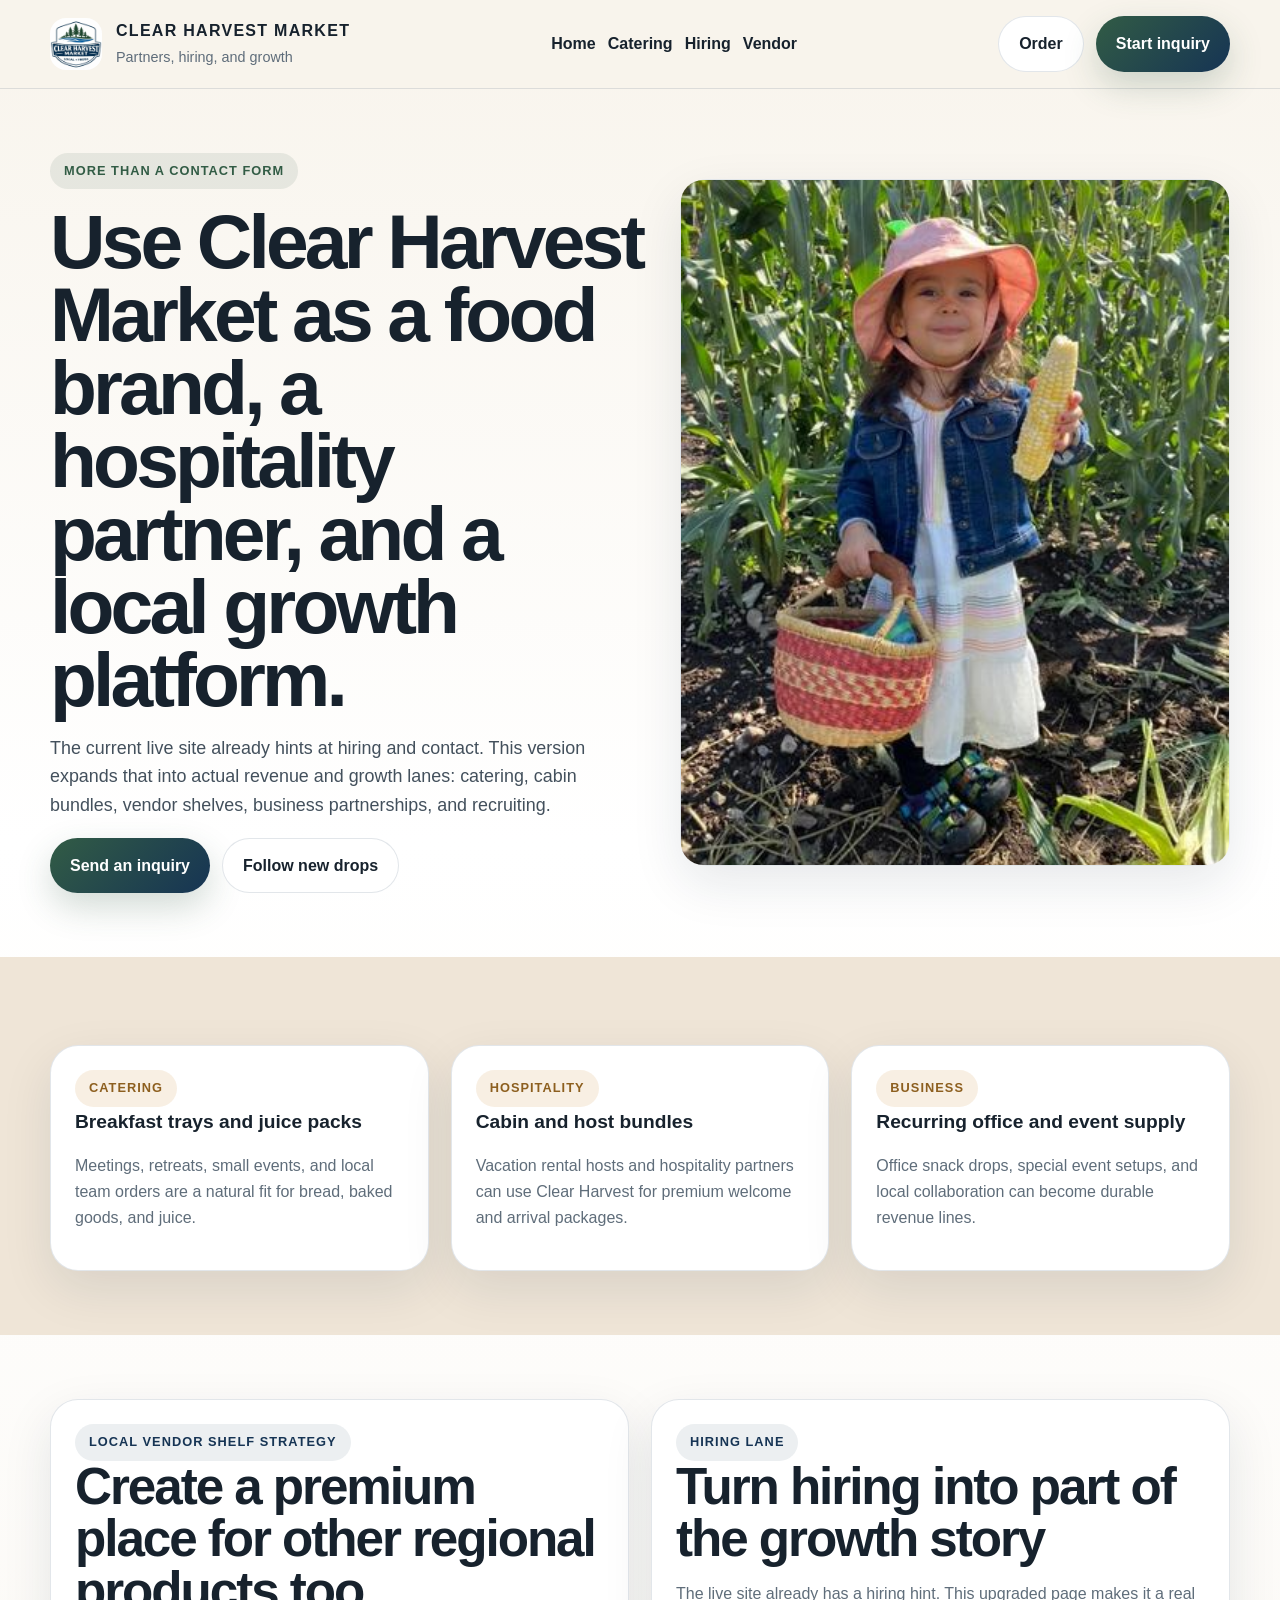
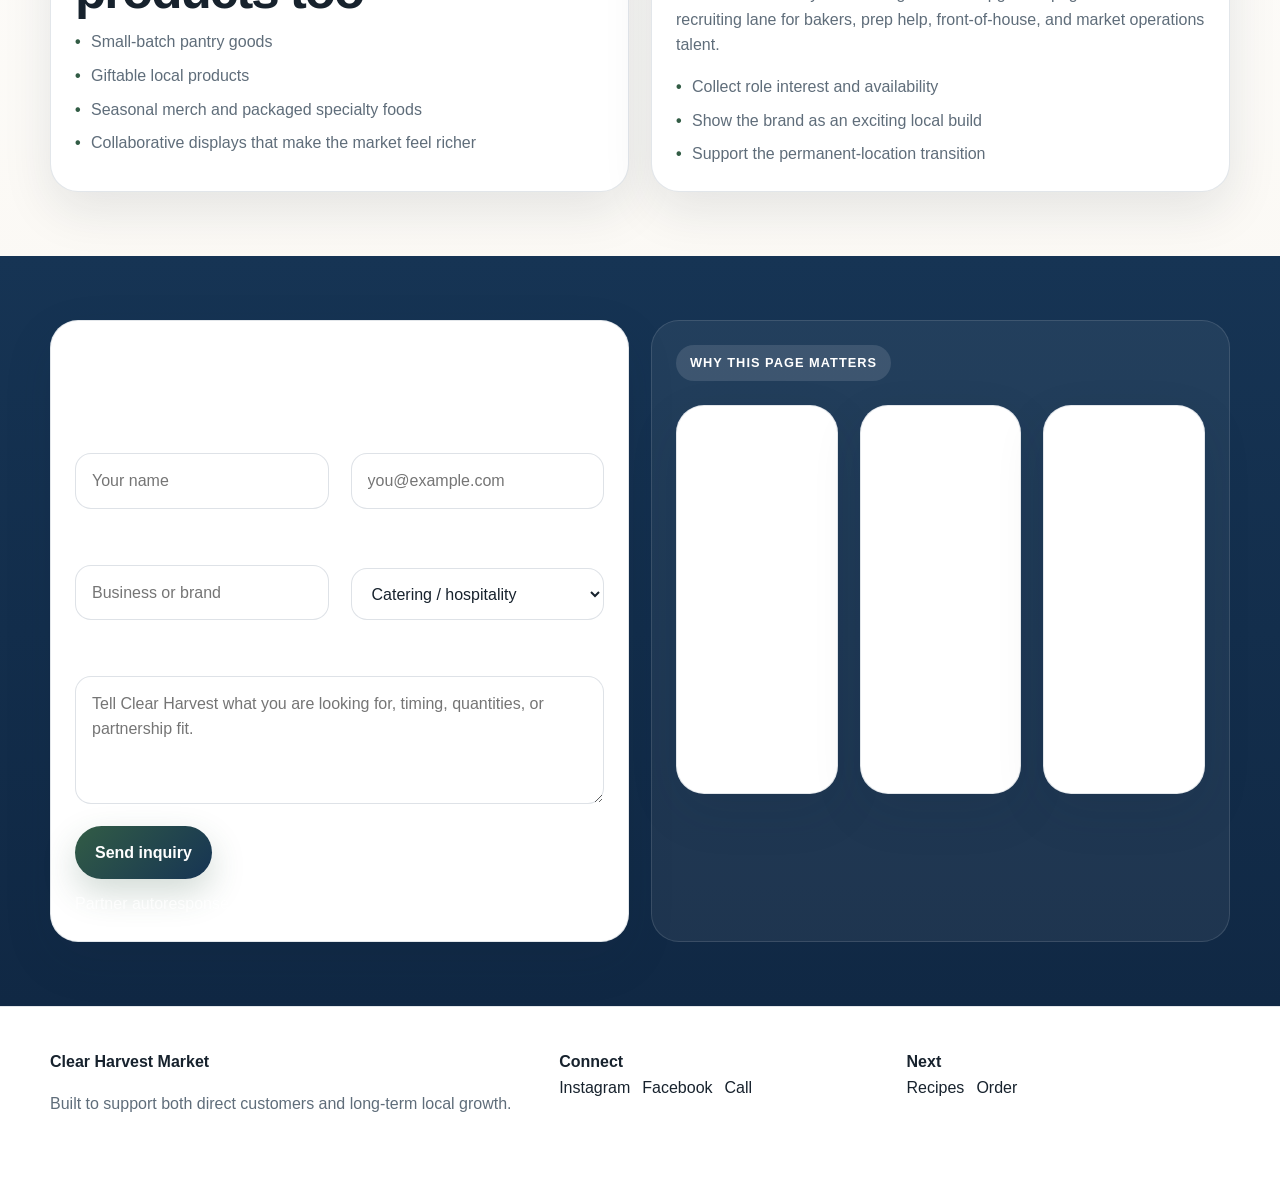
<file: partners.html>
<!DOCTYPE html><html lang="en"><head><meta charset="UTF-8"/><meta name="viewport" content="width=device-width, initial-scale=1.0"/><title>Partners, Hiring, and Local Growth | Clear Harvest Market</title><meta name="description" content="Partner, hiring, catering, retail shelf, and hospitality growth page for Clear Harvest Market in Truckee."/><link rel="stylesheet" href="./styles.css"/></head><body><header class="site-header"><div class="container nav"><a class="brand" href="index.html"><img data-logo src="/assets/live/logo-new.jpg" alt="Clear Harvest Market logo"/><div class="brand-copy"><strong>Clear Harvest Market</strong><span>Partners, hiring, and growth</span></div></a><nav class="nav-links"><a href="index.html">Home</a><a href="#catering">Catering</a><a href="#hiring">Hiring</a><a href="#vendor">Vendor</a></nav><div class="nav-actions"><a class="btn-secondary" href="order.html">Order</a><a class="btn" href="#partner-inquiry">Start inquiry</a></div></div></header><main><section class="hero"><div class="container hero-grid"><div><span class="eyebrow">More than a contact form</span><h1>Use Clear Harvest Market as a food brand, a hospitality partner, and a local growth platform.</h1><p class="lead">The current live site already hints at hiring and contact. This version expands that into actual revenue and growth lanes: catering, cabin bundles, vendor shelves, business partnerships, and recruiting.</p><div class="button-row"><a class="btn" href="#partner-inquiry">Send an inquiry</a><a class="btn-secondary" data-social-instagram target="_blank" rel="noopener noreferrer">Follow new drops</a></div></div><div class="hero-card"><img class="guide-image" src="/assets/live/corn.jpg" alt="Clear Harvest baked goods visual"/></div></div></section><section class="section alt" id="catering"><div class="container partner-grid"><article class="partner-card"><div class="tag">Catering</div><h3>Breakfast trays and juice packs</h3><p>Meetings, retreats, small events, and local team orders are a natural fit for bread, baked goods, and juice.</p></article><article class="partner-card"><div class="tag">Hospitality</div><h3>Cabin and host bundles</h3><p>Vacation rental hosts and hospitality partners can use Clear Harvest for premium welcome and arrival packages.</p></article><article class="partner-card"><div class="tag">Business</div><h3>Recurring office and event supply</h3><p>Office snack drops, special event setups, and local collaboration can become durable revenue lines.</p></article></div></section><section class="section" id="vendor"><div class="container grid-2"><div class="card"><span class="pill">Local vendor shelf strategy</span><h2>Create a premium place for other regional products too</h2><ul class="bulletless"><li>Small-batch pantry goods</li><li>Giftable local products</li><li>Seasonal merch and packaged specialty foods</li><li>Collaborative displays that make the market feel richer</li></ul></div><div class="card" id="hiring"><span class="pill">Hiring lane</span><h2>Turn hiring into part of the growth story</h2><p>The live site already has a hiring hint. This upgraded page makes it a real recruiting lane for bakers, prep help, front-of-house, and market operations talent.</p><ul class="bulletless"><li>Collect role interest and availability</li><li>Show the brand as an exciting local build</li><li>Support the permanent-location transition</li></ul></div></div></section><section class="section dark"><div class="container grid-2"><div class="form-shell" id="partner-inquiry"><span class="pill">Detailed inquiry</span><h3>Tell Clear Harvest what you want to build together.</h3><form id="partner-form" class="form-grid"><label class="field"><span>Name</span><input name="name" required placeholder="Your name"/></label><label class="field"><span>Email</span><input type="email" name="email" required placeholder="you@example.com"/></label><label class="field"><span>Business / company</span><input name="business" placeholder="Business or brand"/></label><label class="field"><span>Inquiry type</span><select name="inquiryType"><option>Catering / hospitality</option><option>Local vendor / shelf placement</option><option>Hiring / team interest</option><option>Business partnership</option></select></label><label class="field" style="grid-column:1/-1"><span>What do you need?</span><textarea name="message" placeholder="Tell Clear Harvest what you are looking for, timing, quantities, or partnership fit."></textarea></label><div class="contact-actions" style="grid-column:1/-1"><button class="btn" type="submit">Send inquiry</button><span class="note">Partner autoresponse scaffold is included for deployment.</span></div></form></div><div class="card"><span class="pill">Why this page matters</span><div class="email-grid"><article class="social-card"><h3>Captures high-value leads</h3><p>Not just general contact traffic.</p></article><article class="social-card"><h3>Supports the permanent space vision</h3><p>Hiring, vendors, and partners can all grow with the physical market.</p></article><article class="social-card"><h3>Builds local business network effects</h3><p>The site becomes part storefront, part relationship engine.</p></article></div></div></div></section></main><footer class="site-footer"><div class="container footer-grid"><div><strong>Clear Harvest Market</strong><p>Built to support both direct customers and long-term local growth.</p></div><div><strong>Connect</strong><div class="footer-links"><a data-social-instagram target="_blank" rel="noopener noreferrer">Instagram</a><a data-social-facebook target="_blank" rel="noopener noreferrer">Facebook</a><a href="tel:5308135262">Call</a></div></div><div><strong>Next</strong><div class="footer-links"><a href="recipes.html">Recipes</a><a href="order.html">Order</a></div></div></div></footer><script src="./app.js"></script></body></html>
</file>
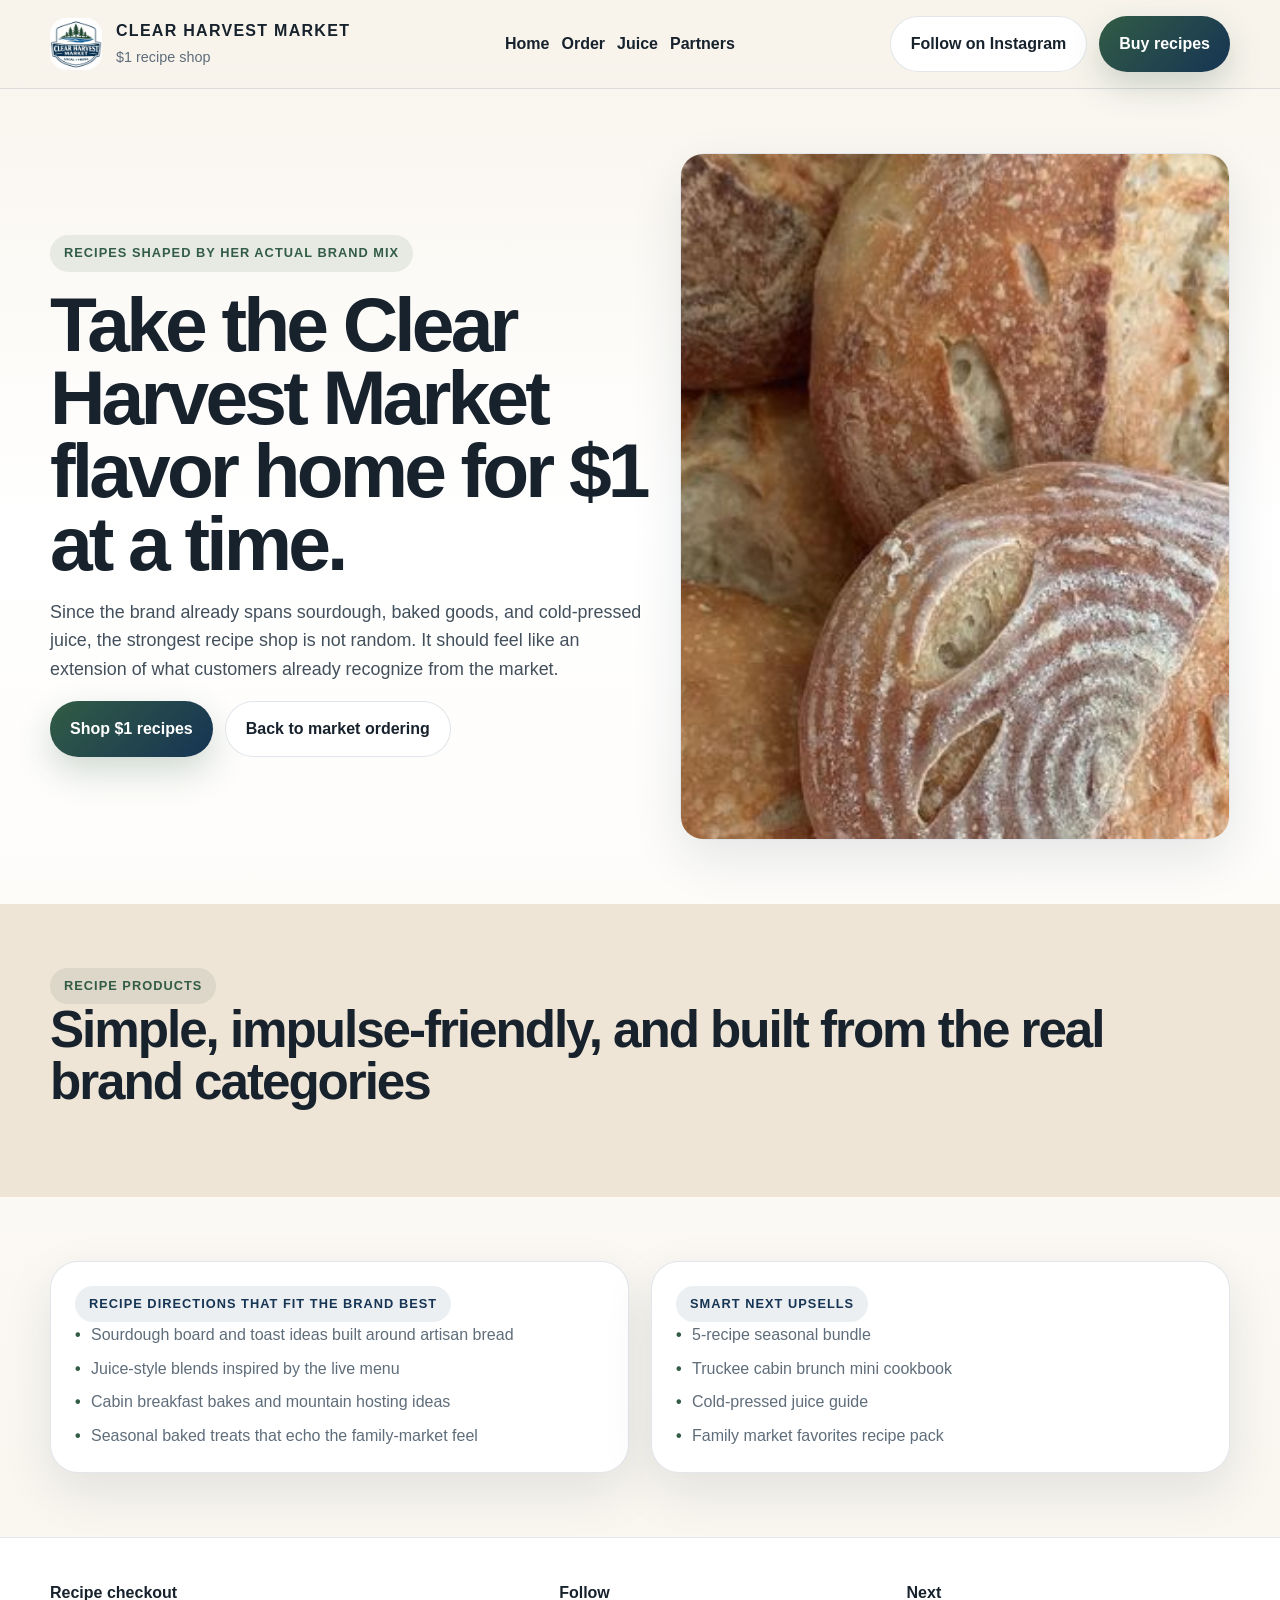
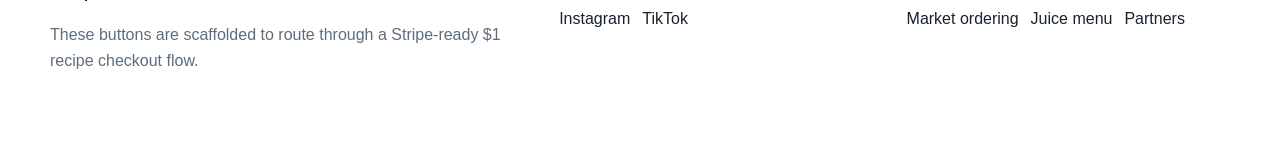
<file: recipes.html>
<!DOCTYPE html><html lang="en"><head><meta charset="UTF-8"/><meta name="viewport" content="width=device-width, initial-scale=1.0"/><title>$1 Recipes | Clear Harvest Market</title><meta name="description" content="Shop $1 digital recipes from Clear Harvest Market, inspired by Truckee market flavors, artisan bread, baked goods, and Tahoe-ready hosting ideas."/><link rel="stylesheet" href="./styles.css"/></head><body><header class="site-header"><div class="container nav"><a class="brand" href="index.html"><img data-logo src="/assets/live/logo-new.jpg" alt="Clear Harvest Market logo"/><div class="brand-copy"><strong>Clear Harvest Market</strong><span>$1 recipe shop</span></div></a><nav class="nav-links"><a href="index.html">Home</a><a href="order.html">Order</a><a href="juice.html">Juice</a><a href="partners.html">Partners</a></nav><div class="nav-actions"><a class="btn-secondary" data-social-instagram target="_blank" rel="noopener noreferrer">Follow on Instagram</a><a class="btn" href="#recipe-grid">Buy recipes</a></div></div></header><main><section class="hero"><div class="container hero-grid"><div><span class="eyebrow">Recipes shaped by her actual brand mix</span><h1>Take the Clear Harvest Market flavor home for $1 at a time.</h1><p class="lead">Since the brand already spans sourdough, baked goods, and cold-pressed juice, the strongest recipe shop is not random. It should feel like an extension of what customers already recognize from the market.</p><div class="button-row"><a class="btn" href="#recipe-grid">Shop $1 recipes</a><a class="btn-secondary" href="order.html">Back to market ordering</a></div></div><div class="hero-card"><img class="guide-image" src="/assets/live/bread.jpg" alt="Sourdough recipe visual"/></div></div></section><section class="section alt"><div class="container"><span class="eyebrow">Recipe products</span><h2>Simple, impulse-friendly, and built from the real brand categories</h2><div id="recipe-grid" class="recipe-grid"></div></div></section><section class="section"><div class="container grid-2"><div class="card"><span class="pill">Recipe directions that fit the brand best</span><ul class="bulletless"><li>Sourdough board and toast ideas built around artisan bread</li><li>Juice-style blends inspired by the live menu</li><li>Cabin breakfast bakes and mountain hosting ideas</li><li>Seasonal baked treats that echo the family-market feel</li></ul></div><div class="card"><span class="pill">Smart next upsells</span><ul class="bulletless"><li>5-recipe seasonal bundle</li><li>Truckee cabin brunch mini cookbook</li><li>Cold-pressed juice guide</li><li>Family market favorites recipe pack</li></ul></div></div></section></main><footer class="site-footer"><div class="container footer-grid"><div><strong>Recipe checkout</strong><p>These buttons are scaffolded to route through a Stripe-ready $1 recipe checkout flow.</p></div><div><strong>Follow</strong><div class="footer-links"><a data-social-instagram target="_blank" rel="noopener noreferrer">Instagram</a><a data-social-tiktok target="_blank" rel="noopener noreferrer">TikTok</a></div></div><div><strong>Next</strong><div class="footer-links"><a href="order.html">Market ordering</a><a href="juice.html">Juice menu</a><a href="partners.html">Partners</a></div></div></div></footer><script src="./app.js"></script></body></html>
</file>
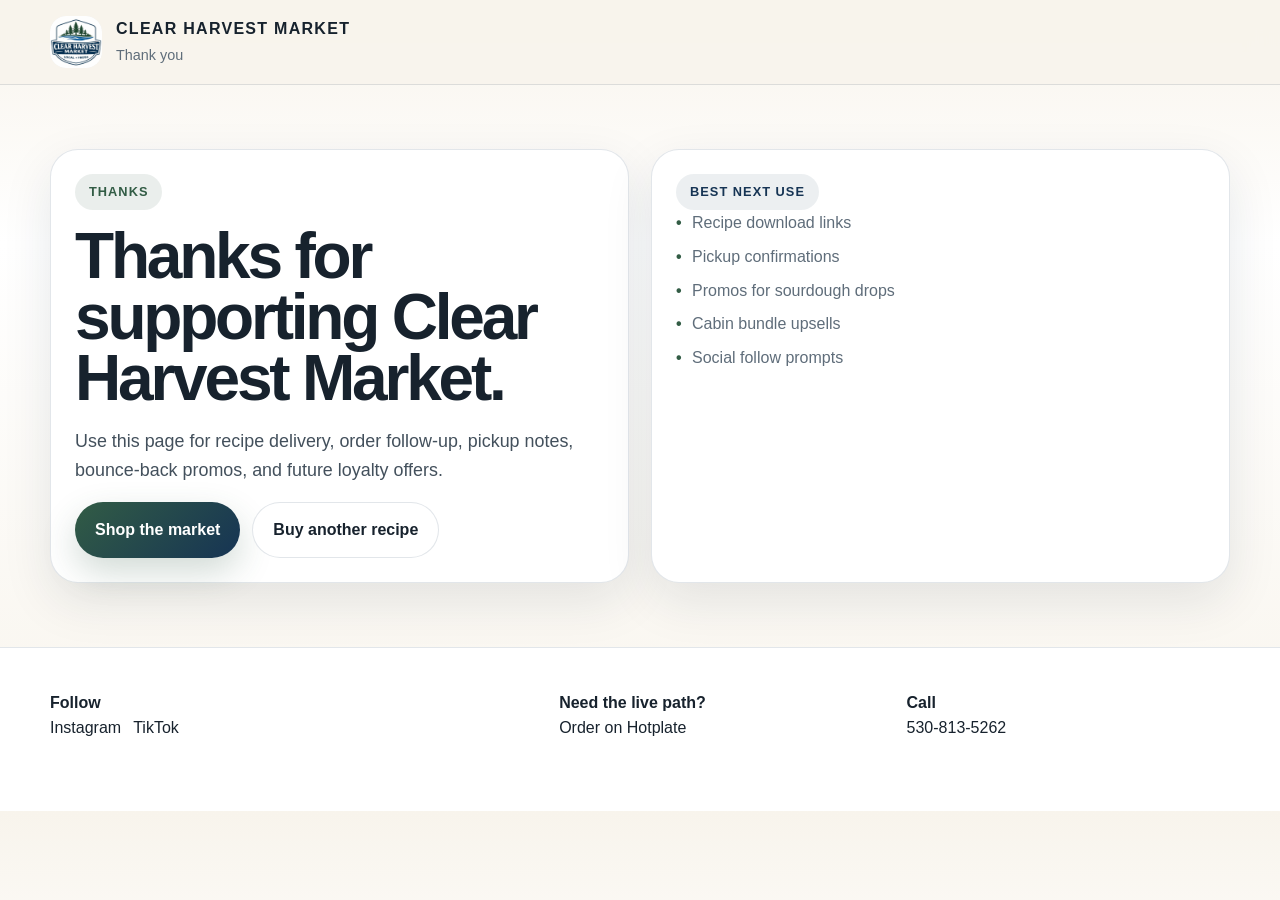
<file: thank-you.html>
<!DOCTYPE html><html lang="en"><head><meta charset="UTF-8"/><meta name="viewport" content="width=device-width, initial-scale=1.0"/><title>Thank You | Clear Harvest Market</title><link rel="stylesheet" href="./styles.css"/></head><body><header class="site-header"><div class="container nav"><a class="brand" href="index.html"><img data-logo src="/assets/live/logo-new.jpg" alt="Clear Harvest Market logo"/><div class="brand-copy"><strong>Clear Harvest Market</strong><span>Thank you</span></div></a></div></header><main><section class="hero"><div class="container grid-2"><div class="checkout-box"><span class="eyebrow">Thanks</span><h1 style="font-size:clamp(2.4rem,5vw,4.2rem)">Thanks for supporting Clear Harvest Market.</h1><p class="lead">Use this page for recipe delivery, order follow-up, pickup notes, bounce-back promos, and future loyalty offers.</p><div class="button-row"><a class="btn" href="order.html">Shop the market</a><a class="btn-secondary" href="recipes.html">Buy another recipe</a></div></div><div class="card"><span class="pill">Best next use</span><ul class="bulletless"><li>Recipe download links</li><li>Pickup confirmations</li><li>Promos for sourdough drops</li><li>Cabin bundle upsells</li><li>Social follow prompts</li></ul></div></div></section></main><footer class="site-footer"><div class="container footer-grid"><div><strong>Follow</strong><div class="footer-links"><a data-social-instagram target="_blank" rel="noopener noreferrer">Instagram</a><a data-social-tiktok target="_blank" rel="noopener noreferrer">TikTok</a></div></div><div><strong>Need the live path?</strong><div class="footer-links"><a data-hotplate target="_blank" rel="noopener noreferrer">Order on Hotplate</a></div></div><div><strong>Call</strong><div class="footer-links"><a href="tel:5308135262">530-813-5262</a></div></div></div></footer><script src="./app.js"></script></body></html>
</file>
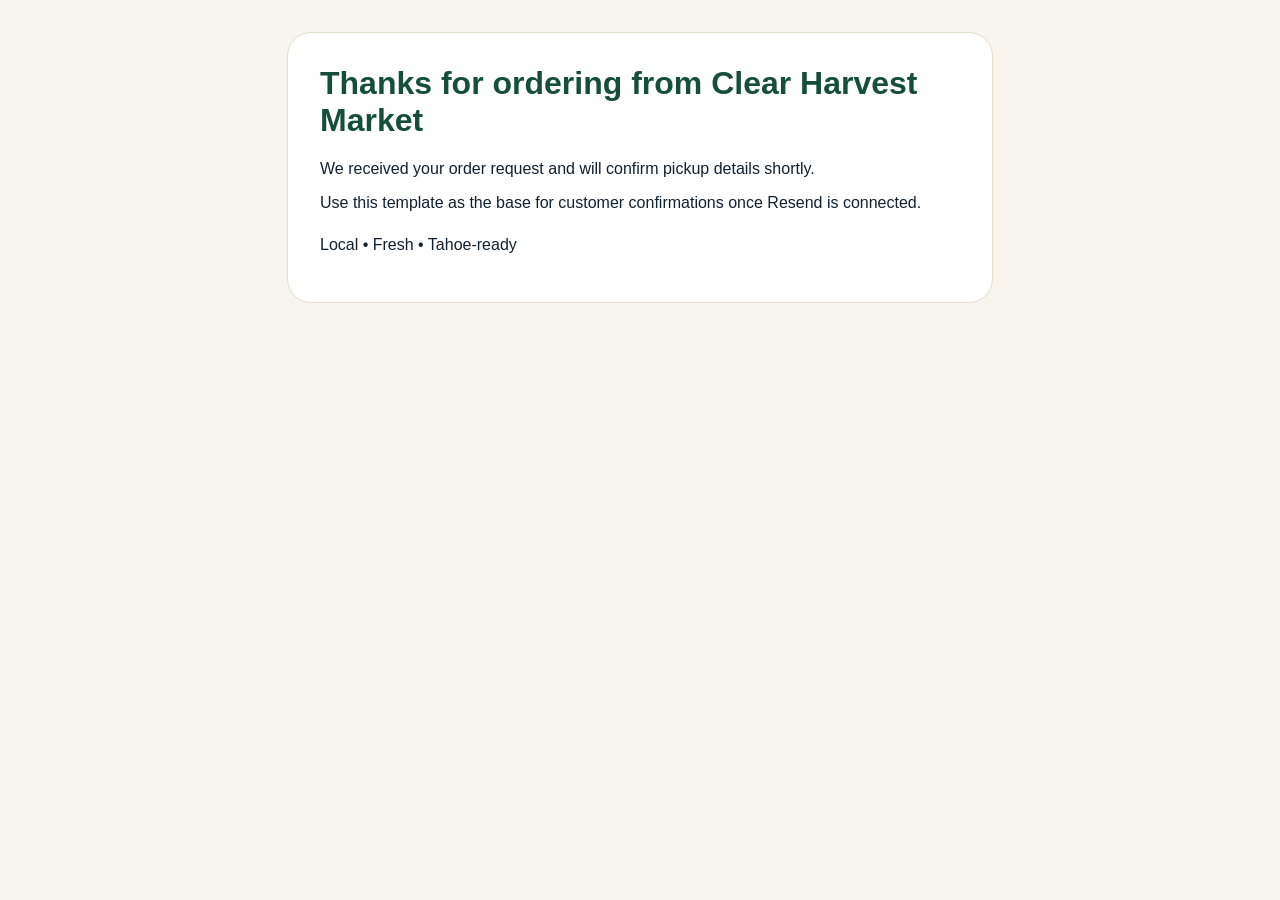
<file: emails/order-confirmation.html>
<html><body style="font-family:Inter,Arial,sans-serif;background:#f8f5ee;color:#102130;padding:24px;"><div style="max-width:640px;margin:0 auto;background:#ffffff;border-radius:24px;padding:32px;border:1px solid #e5dcc9;"><h1 style="margin-top:0;color:#154e3b;">Thanks for ordering from Clear Harvest Market</h1><p>We received your order request and will confirm pickup details shortly.</p><p>Use this template as the base for customer confirmations once Resend is connected.</p><p style="margin-top:24px;">Local • Fresh • Tahoe-ready</p></div></body></html>
</file>
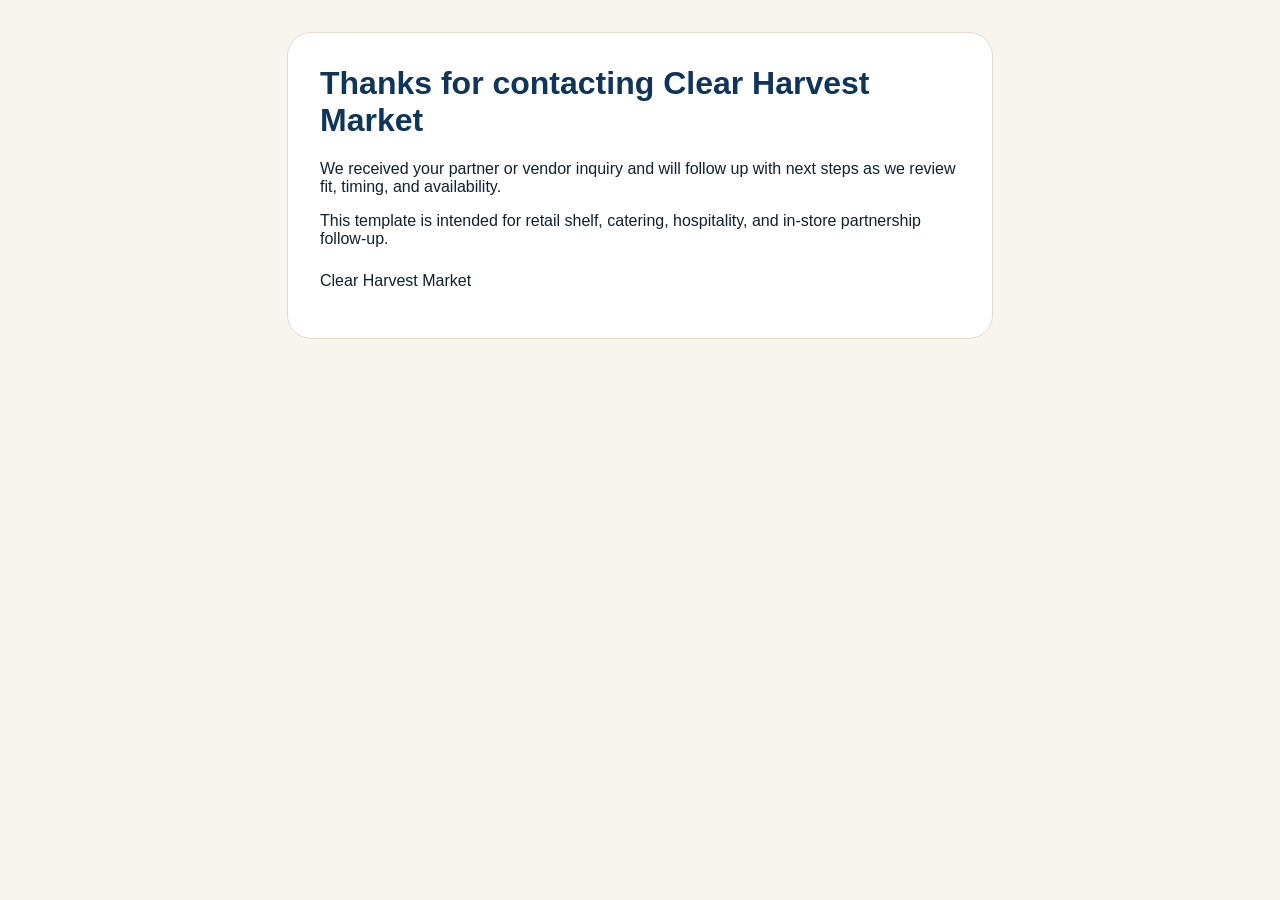
<file: emails/vendor-followup.html>
<html><body style="font-family:Inter,Arial,sans-serif;background:#f8f5ee;color:#102130;padding:24px;"><div style="max-width:640px;margin:0 auto;background:#ffffff;border-radius:24px;padding:32px;border:1px solid #e5dcc9;"><h1 style="margin-top:0;color:#0f355b;">Thanks for contacting Clear Harvest Market</h1><p>We received your partner or vendor inquiry and will follow up with next steps as we review fit, timing, and availability.</p><p>This template is intended for retail shelf, catering, hospitality, and in-store partnership follow-up.</p><p style="margin-top:24px;">Clear Harvest Market</p></div></body></html>
</file>
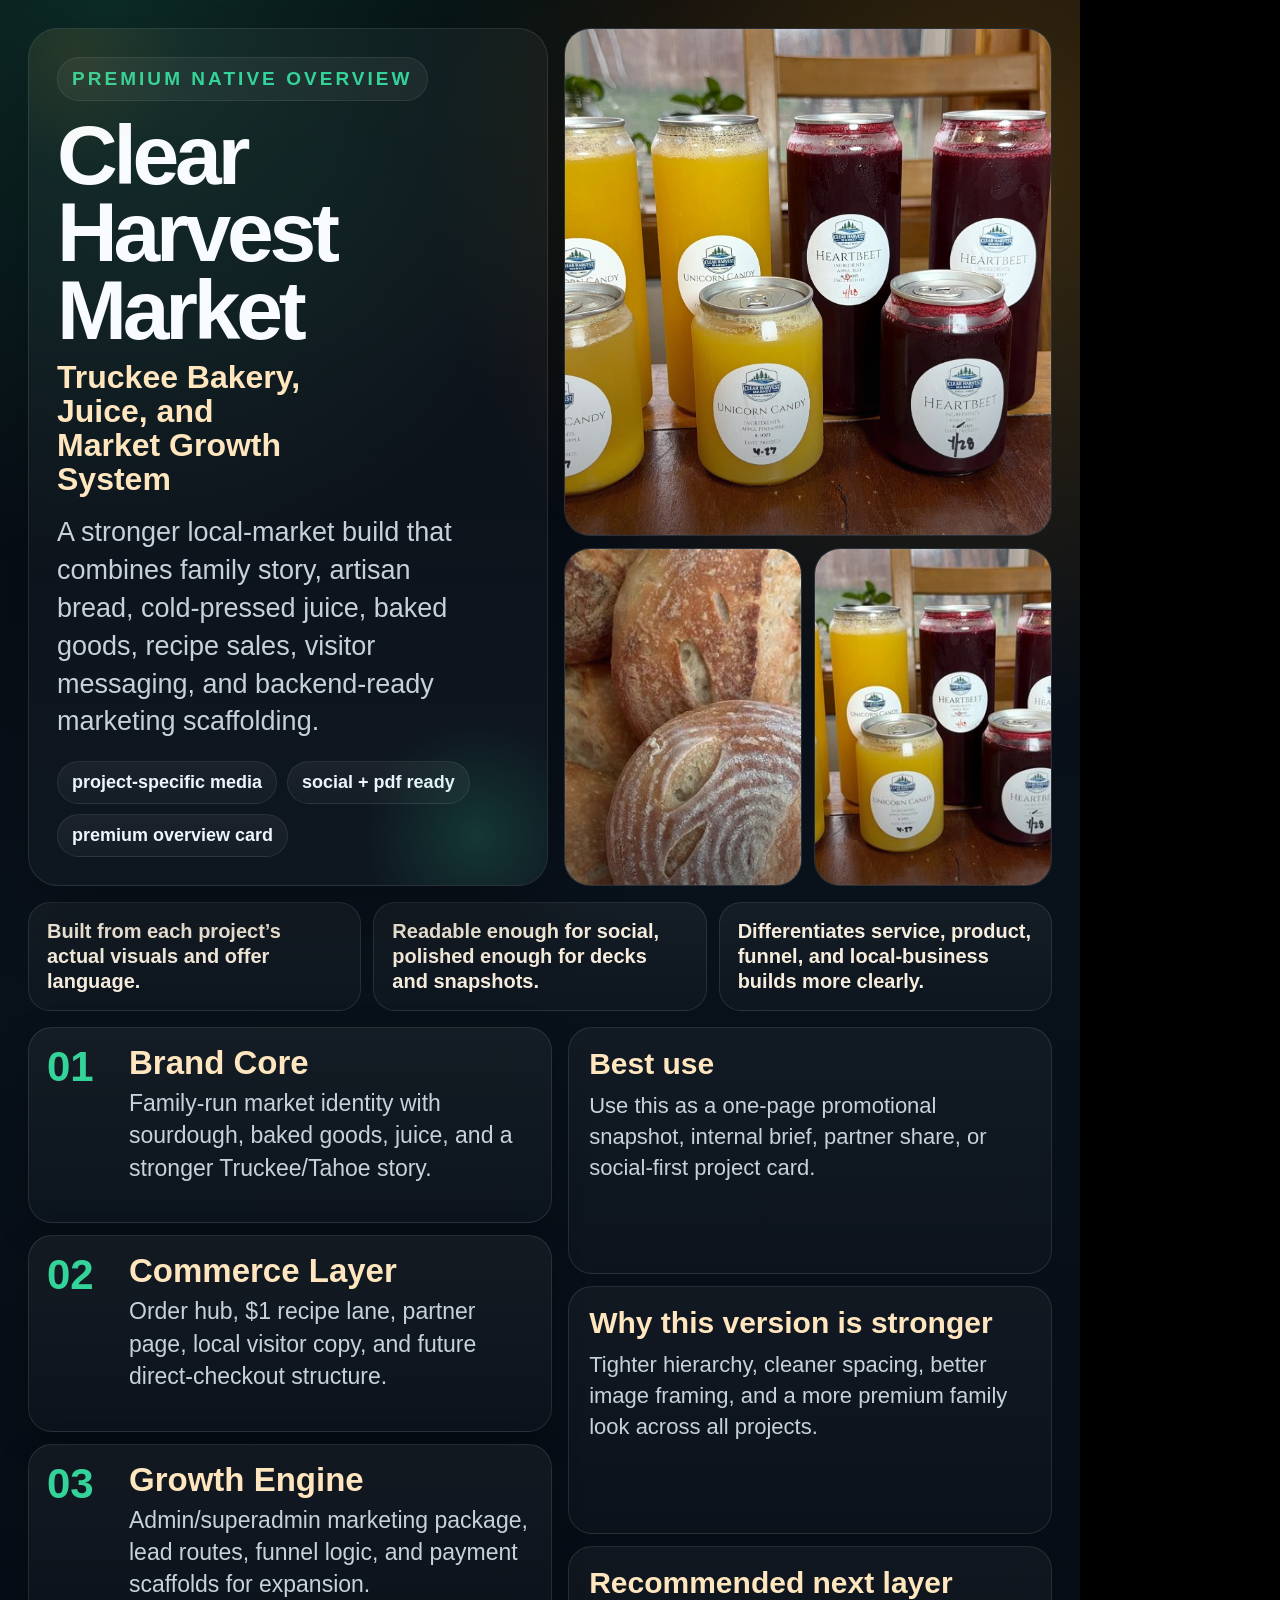
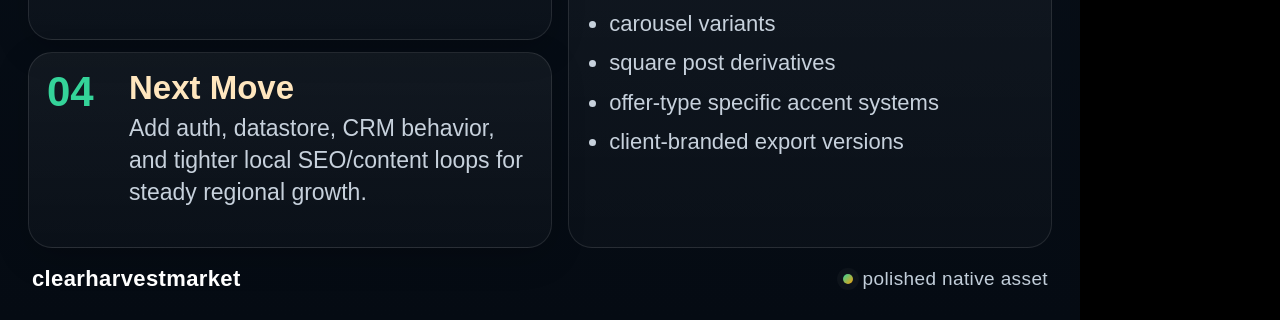
<file: social-assets/native-overview.html>
<!DOCTYPE html><html><head><meta charset="utf-8"><style>
 :root{--bg:#04070d;--bg2:#09111b;--panel:rgba(10,17,27,.86);--panel2:rgba(255,255,255,.045);--line:rgba(255,255,255,.10);--text:#f8fbff;--muted:#c7d1dc;--accent:#34d399;--accent2:#f59e0b;--warm:#ffe6be}
 *{box-sizing:border-box} html,body{margin:0;padding:0;background:#000;font-family:Inter,Arial,sans-serif} body{width:1080px;height:1920px;color:var(--text);background:radial-gradient(circle at 10% 0%, color-mix(in srgb,var(--accent) 18%, transparent), transparent 26%),radial-gradient(circle at 92% 8%, color-mix(in srgb,var(--accent2) 22%, transparent), transparent 28%),linear-gradient(180deg,var(--bg) 0%,var(--bg2) 45%,#050b13 100%)}
 .page{height:100%;padding:28px;display:grid;grid-template-rows:auto auto 1fr auto;gap:16px}
 .hero{display:grid;grid-template-columns:1fr .94fr;gap:16px}
 .brand{position:relative;overflow:hidden;border-radius:30px;border:1px solid var(--line);padding:28px;background:linear-gradient(180deg,rgba(255,255,255,.04),rgba(255,255,255,.025));box-shadow:0 24px 80px rgba(0,0,0,.28)}
 .brand:before{content:'';position:absolute;inset:auto -50px -70px auto;width:240px;height:240px;border-radius:50%;background:radial-gradient(circle,color-mix(in srgb,var(--accent) 55%, transparent),transparent 68%);opacity:.32}.brand:after{content:'';position:absolute;left:-70px;top:-90px;width:230px;height:230px;border-radius:50%;background:radial-gradient(circle,color-mix(in srgb,var(--accent2) 35%, transparent),transparent 70%);opacity:.22}
 .eyebrow{display:inline-flex;align-items:center;gap:10px;padding:10px 14px;border-radius:999px;background:rgba(255,255,255,.05);border:1px solid rgba(255,255,255,.08);font-size:19px;font-weight:800;letter-spacing:.16em;text-transform:uppercase;color:var(--accent)}
 h1{margin:16px 0 12px;font-size:84px;line-height:.92;letter-spacing:-.05em;max-width:8ch;text-wrap:balance}.subtitle{font-size:32px;line-height:1.06;font-weight:800;color:var(--warm);max-width:14ch}.summary{margin-top:18px;font-size:27px;line-height:1.4;color:var(--muted);max-width:29ch}
 .hero-meta{display:flex;gap:10px;flex-wrap:wrap;margin-top:20px}.meta{padding:10px 14px;border-radius:999px;background:linear-gradient(180deg,rgba(255,255,255,.06),rgba(255,255,255,.03));border:1px solid rgba(255,255,255,.08);font-size:18px;font-weight:700;color:#eef5ff}
 .visuals{display:grid;grid-template-columns:1fr 1fr;grid-template-rows:1.2fr .8fr;gap:12px}.shot{margin:0;border-radius:26px;overflow:hidden;border:1px solid var(--line);background:#0f1722;position:relative;min-height:145px}.shot img{width:100%;height:100%;object-fit:cover;display:block}.shot-1{grid-column:1/span 2}.shot:after{content:'';position:absolute;inset:auto 0 0 0;height:44%;background:linear-gradient(180deg,transparent,rgba(4,7,13,.42))}.shot:before{content:'';position:absolute;inset:0;border-radius:inherit;box-shadow:inset 0 0 0 1px rgba(255,255,255,.03);pointer-events:none}
 .value-row{display:grid;grid-template-columns:repeat(3,1fr);gap:12px}.pill{padding:16px 18px;border-radius:22px;border:1px solid var(--line);background:linear-gradient(180deg,rgba(255,255,255,.05),rgba(255,255,255,.025));font-size:20px;line-height:1.25;color:#f6eddc;font-weight:700;min-height:82px;display:flex;align-items:center}
 .body{display:grid;grid-template-columns:1.04fr .96fr;gap:16px}.left{display:grid;gap:12px}.info-card{display:grid;grid-template-columns:68px 1fr;gap:14px;padding:18px;border-radius:24px;border:1px solid var(--line);background:linear-gradient(180deg,rgba(255,255,255,.05),rgba(255,255,255,.022));box-shadow:0 10px 34px rgba(0,0,0,.18)}.count{font-size:42px;line-height:1;font-weight:900;color:var(--accent)}.info-card h3{margin:0 0 8px;font-size:33px;line-height:1;color:var(--warm)}.info-card p{margin:0;font-size:23px;line-height:1.4;color:var(--muted)}
 .aside{display:grid;gap:12px}.aside-card{padding:20px;border-radius:24px;border:1px solid var(--line);background:linear-gradient(180deg,rgba(255,255,255,.045),rgba(255,255,255,.022))}.aside-card h3{margin:0 0 10px;font-size:30px;color:var(--warm);line-height:1.05}.aside-card p,.aside-card li{margin:0;font-size:22px;line-height:1.42;color:var(--muted)} ul{margin:0;padding-left:20px;display:grid;gap:8px}
 .footer{display:flex;justify-content:space-between;align-items:center;padding:2px 4px 0;color:#c2ceda;font-size:19px;letter-spacing:.02em}.footer strong{font-size:22px;color:#fff}.footer .right{display:flex;align-items:center;gap:10px}.dot{width:10px;height:10px;border-radius:50%;background:linear-gradient(135deg,var(--accent),var(--accent2));box-shadow:0 0 0 6px rgba(255,255,255,.03)}
 </style></head><body><div class="page"><section class="hero"><div class="brand"><div class="eyebrow">Premium Native Overview</div><h1>Clear Harvest Market</h1><div class="subtitle">Truckee Bakery, Juice, and Market Growth System</div><div class="summary">A stronger local-market build that combines family story, artisan bread, cold-pressed juice, baked goods, recipe sales, visitor messaging, and backend-ready marketing scaffolding.</div><div class="hero-meta"><div class="meta">project-specific media</div><div class="meta">social + pdf ready</div><div class="meta">premium overview card</div></div></div><div class="visuals"><figure class="shot shot-1"><img src="../assets/live/hero.jpg" alt="Clear Harvest Market visual 1"></figure><figure class="shot shot-2"><img src="../assets/live/bread.jpg" alt="Clear Harvest Market visual 2"></figure><figure class="shot shot-3"><img src="../assets/live/juice.jpg" alt="Clear Harvest Market visual 3"></figure></div></section><section class="value-row"><div class="pill">Built from each project’s actual visuals and offer language.</div><div class="pill">Readable enough for social, polished enough for decks and snapshots.</div><div class="pill">Differentiates service, product, funnel, and local-business builds more clearly.</div></section><section class="body"><div class="left"><article class="info-card"><div class="count">01</div><div><h3>Brand Core</h3><p>Family-run market identity with sourdough, baked goods, juice, and a stronger Truckee/Tahoe story.</p></div></article><article class="info-card"><div class="count">02</div><div><h3>Commerce Layer</h3><p>Order hub, $1 recipe lane, partner page, local visitor copy, and future direct-checkout structure.</p></div></article><article class="info-card"><div class="count">03</div><div><h3>Growth Engine</h3><p>Admin/superadmin marketing package, lead routes, funnel logic, and payment scaffolds for expansion.</p></div></article><article class="info-card"><div class="count">04</div><div><h3>Next Move</h3><p>Add auth, datastore, CRM behavior, and tighter local SEO/content loops for steady regional growth.</p></div></article></div><div class="aside"><div class="aside-card"><h3>Best use</h3><p>Use this as a one-page promotional snapshot, internal brief, partner share, or social-first project card.</p></div><div class="aside-card"><h3>Why this version is stronger</h3><p>Tighter hierarchy, cleaner spacing, better image framing, and a more premium family look across all projects.</p></div><div class="aside-card"><h3>Recommended next layer</h3><ul><li>carousel variants</li><li>square post derivatives</li><li>offer-type specific accent systems</li><li>client-branded export versions</li></ul></div></div></section><footer class="footer"><div><strong>clearharvestmarket</strong></div><div class="right"><span class="dot"></span><span>polished native asset</span></div></footer></div></body></html>
</file>
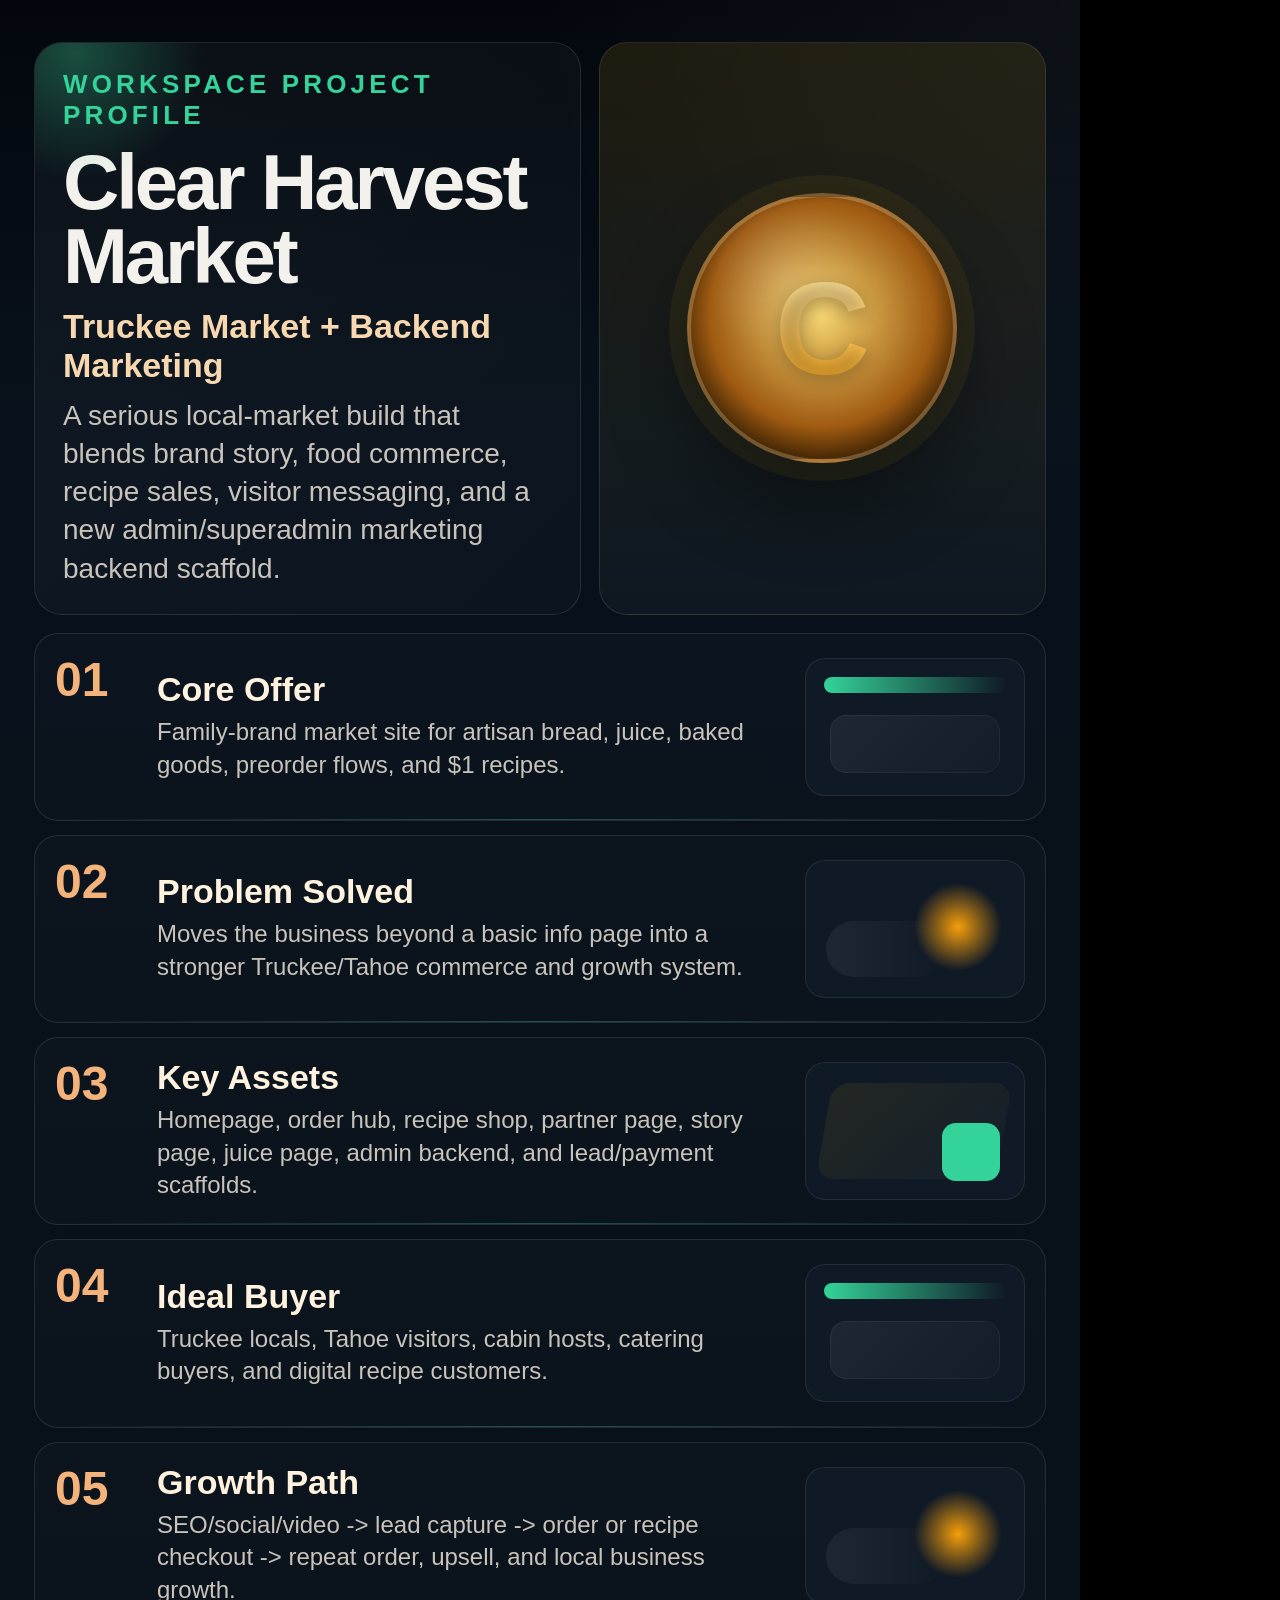
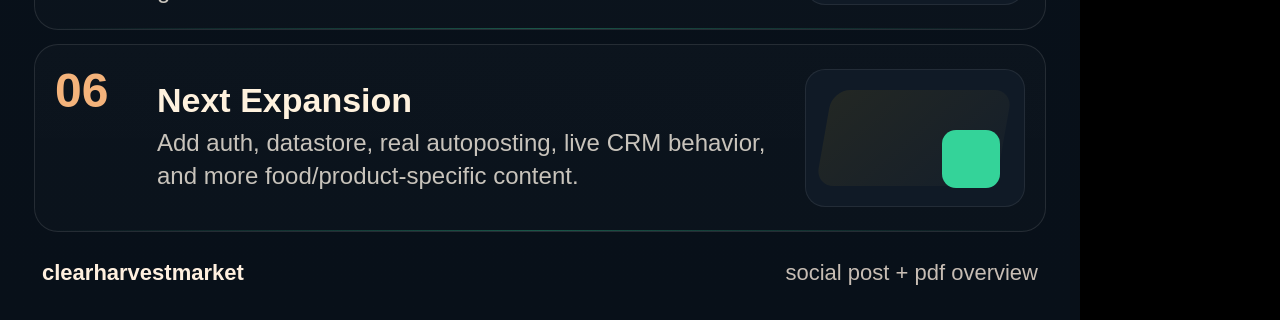
<file: social-assets/project-overview.html>
<!DOCTYPE html>
<html><head><meta charset="utf-8"/><meta name="viewport" content="width=device-width, initial-scale=1"/>
<style>
  :root{--bg:#071018;--card:#0d1824;--line:rgba(255,255,255,.1);--text:#f3f1ec;--muted:#c8c3bb;--accent:#34d399;--accent2:#f59e0b}
  *{box-sizing:border-box} html,body{margin:0;padding:0;background:#000;font-family:Inter,Arial,sans-serif}
  body{width:1080px;height:1920px;background:radial-gradient(circle at top right, rgba(255,255,255,.04), transparent 25%), linear-gradient(180deg,#03070d,#08111b 22%, #081019 100%); color:var(--text);}
  .wrap{padding:42px 34px 34px;height:100%;display:flex;flex-direction:column;gap:18px}
  .top{display:grid;grid-template-columns:1.1fr .9fr;gap:18px;align-items:stretch}
  .brand{background:linear-gradient(135deg,rgba(255,255,255,.04),rgba(255,255,255,.02));border:1px solid var(--line);border-radius:28px;padding:26px 28px;position:relative;overflow:hidden;min-height:250px}
  .brand:before{content:'';position:absolute;inset:-120px auto auto -90px;width:260px;height:260px;background:radial-gradient(circle, color-mix(in srgb,var(--accent) 45%, transparent), transparent 70%);opacity:.7}
  .eyebrow{font-size:26px;letter-spacing:.16em;text-transform:uppercase;color:var(--accent);font-weight:800;margin-bottom:14px}
  h1{font-size:78px;line-height:.95;letter-spacing:-.04em;margin:0 0 14px;max-width:12ch}
  .tag{font-size:34px;font-weight:800;color:#f8d8b0;margin-bottom:12px}
  .hook{font-size:28px;line-height:1.36;color:var(--muted);max-width:31ch}
  .coin{border-radius:28px;border:1px solid var(--line);background:linear-gradient(180deg,rgba(255,193,7,.10),rgba(255,255,255,.03));position:relative;overflow:hidden;min-height:250px;display:grid;place-items:center}
  .coin .disc{width:270px;height:270px;border-radius:50%;background:radial-gradient(circle at 35% 30%, #fff2, transparent 32%), radial-gradient(circle at 50% 45%, #f4d36d, #9e5a11 58%, #462705 74%, #241302 100%);box-shadow:0 0 0 18px rgba(255,191,0,.06), 0 40px 80px rgba(0,0,0,.45);display:grid;place-items:center;border:4px solid rgba(255,232,170,.25)}
  .coin .disc span{font-size:132px;font-weight:900;background:linear-gradient(180deg,#fff0b5,#f59e0b);-webkit-background-clip:text;background-clip:text;color:transparent;text-shadow:0 4px 18px rgba(0,0,0,.28)}
  .panels{display:grid;grid-template-columns:1fr;gap:14px;flex:1}
  .panel{display:grid;grid-template-columns:84px 1fr 220px;gap:18px;align-items:center;background:linear-gradient(180deg,rgba(255,255,255,.02),rgba(255,255,255,.015));border:1px solid var(--line);border-radius:24px;padding:18px 20px;min-height:182px;overflow:hidden;position:relative}
  .panel:after{content:'';position:absolute;inset:auto 0 0 0;height:1px;background:linear-gradient(90deg,transparent,var(--accent),transparent);opacity:.35}
  .num{font-size:48px;font-weight:900;color:#f4b37b;align-self:start}
  .content h3{margin:0 0 10px;font-size:34px;line-height:1;color:#fff2de}
  .content p{margin:0;font-size:24px;line-height:1.36;color:var(--muted)}
  .art{height:138px;border-radius:20px;border:1px solid rgba(255,255,255,.08);background:#101a26;position:relative;overflow:hidden}
  .art:before,.art:after{content:'';position:absolute}
  .art-1:before{inset:18px 18px auto 18px;height:16px;border-radius:999px;background:linear-gradient(90deg,var(--accent),transparent)}
  .art-1:after{left:24px;right:24px;bottom:22px;height:58px;border-radius:16px;background:linear-gradient(135deg,rgba(255,255,255,.06),rgba(255,255,255,.01));box-shadow:inset 0 0 0 1px rgba(255,255,255,.05)}
  .art-2:before{width:88px;height:88px;border-radius:50%;right:22px;top:22px;background:radial-gradient(circle,var(--accent2),transparent 70%)}
  .art-2:after{left:20px;bottom:20px;width:120px;height:56px;border-radius:999px;background:linear-gradient(90deg,rgba(255,255,255,.06),transparent)}
  .art-3:before{left:18px;top:20px;width:180px;height:96px;border-radius:18px;background:linear-gradient(135deg,rgba(255,193,7,.08),rgba(255,255,255,.02));transform:skewX(-10deg)}
  .art-3:after{right:24px;bottom:18px;width:58px;height:58px;border-radius:14px;background:var(--accent)}
  .footer{display:flex;justify-content:space-between;align-items:center;padding:10px 8px 0;color:#c7bdb4;font-size:22px}
  .footer strong{color:#fff0df}
</style></head>
<body><div class="wrap">
  <div class="top">
    <div class="brand">
      <div class="eyebrow">Workspace Project Profile</div>
      <h1>Clear Harvest Market</h1>
      <div class="tag">Truckee Market + Backend Marketing</div>
      <div class="hook">A serious local-market build that blends brand story, food commerce, recipe sales, visitor messaging, and a new admin/superadmin marketing backend scaffold.</div>
    </div>
    <div class="coin"><div class="disc"><span>C</span></div></div>
  </div>
  <div class="panels">
    <section class="panel hero-panel">
      <div class="num">01</div>
      <div class="content">
        <h3>Core Offer</h3>
        <p>Family-brand market site for artisan bread, juice, baked goods, preorder flows, and $1 recipes.</p>
      </div>
      <div class="art art-1"></div>
    </section>
    <section class="panel ">
      <div class="num">02</div>
      <div class="content">
        <h3>Problem Solved</h3>
        <p>Moves the business beyond a basic info page into a stronger Truckee/Tahoe commerce and growth system.</p>
      </div>
      <div class="art art-2"></div>
    </section>
    <section class="panel ">
      <div class="num">03</div>
      <div class="content">
        <h3>Key Assets</h3>
        <p>Homepage, order hub, recipe shop, partner page, story page, juice page, admin backend, and lead/payment scaffolds.</p>
      </div>
      <div class="art art-3"></div>
    </section>
    <section class="panel ">
      <div class="num">04</div>
      <div class="content">
        <h3>Ideal Buyer</h3>
        <p>Truckee locals, Tahoe visitors, cabin hosts, catering buyers, and digital recipe customers.</p>
      </div>
      <div class="art art-1"></div>
    </section>
    <section class="panel ">
      <div class="num">05</div>
      <div class="content">
        <h3>Growth Path</h3>
        <p>SEO/social/video -&gt; lead capture -&gt; order or recipe checkout -&gt; repeat order, upsell, and local business growth.</p>
      </div>
      <div class="art art-2"></div>
    </section>
    <section class="panel ">
      <div class="num">06</div>
      <div class="content">
        <h3>Next Expansion</h3>
        <p>Add auth, datastore, real autoposting, live CRM behavior, and more food/product-specific content.</p>
      </div>
      <div class="art art-3"></div>
    </section></div>
  <div class="footer"><div><strong>clearharvestmarket</strong></div><div>social post + pdf overview</div></div>
</div></body></html>
</file>
<file: styles.css>
:root{--cream:#f8f4ec;--cream-2:#efe5d7;--navy:#163454;--green:#325c45;--gold:#c98d3a;--ink:#17222d;--muted:#5f6d7a;--line:rgba(22,52,84,.12);--white:#fff;--radius:28px;--shadow:0 18px 50px rgba(15,35,55,.10);--max:1180px}*{box-sizing:border-box}html{scroll-behavior:smooth}body{margin:0;font-family:Inter,Arial,sans-serif;color:var(--ink);background:linear-gradient(180deg,var(--cream),#fff 30%,var(--cream) 100%);line-height:1.6}img{max-width:100%;display:block}a{text-decoration:none;color:inherit}button,input,textarea,select{font:inherit}.container{width:min(var(--max),calc(100% - 32px));margin:0 auto}.site-header{position:sticky;top:0;z-index:50;background:rgba(248,244,236,.94);backdrop-filter:blur(14px);border-bottom:1px solid var(--line)}.nav{display:flex;align-items:center;justify-content:space-between;gap:18px;padding:16px 0}.brand{display:flex;align-items:center;gap:14px;min-width:0}.brand img{width:52px;height:52px;border-radius:16px;object-fit:cover;flex:0 0 52px;background:rgba(22,52,84,.08)}.brand.logo-failed img{display:none}.brand.logo-failed:before{content:'CH';display:grid;place-items:center;width:52px;height:52px;border-radius:16px;flex:0 0 52px;background:linear-gradient(135deg,var(--green),var(--navy));color:#fff;font-weight:900;letter-spacing:.08em}.brand-copy{min-width:0}.brand-copy strong{display:block;font-size:1rem;letter-spacing:.08em;text-transform:uppercase}.brand-copy span{font-size:.9rem;color:var(--muted)}.nav-links,.nav-actions,.button-row,.hero-actions,.social-row,.order-actions,.footer-links,.contact-actions,.chip-row{display:flex;flex-wrap:wrap;gap:12px}.nav-links a{font-weight:700;color:var(--ink)}.btn,.btn-secondary,.btn-ghost{display:inline-flex;align-items:center;justify-content:center;gap:10px;padding:14px 20px;border-radius:999px;font-weight:800;transition:.2s ease;cursor:pointer;border:none}.btn{background:linear-gradient(135deg,var(--green),var(--navy));color:#fff;box-shadow:0 14px 34px rgba(50,92,69,.22)}.btn-secondary{background:#fff;border:1px solid var(--line);color:var(--ink)}.btn-ghost{background:transparent;border:1px dashed rgba(22,52,84,.28);color:var(--navy)}.btn:hover,.btn-secondary:hover,.btn-ghost:hover{transform:translateY(-2px)}.hero,.section{padding:64px 0}.section.alt{background:var(--cream-2)}.section.dark{background:linear-gradient(180deg,var(--navy),#102844);color:#fff}.section.dark p,.section.dark li,.section.dark .small,.section.dark .note{color:rgba(255,255,255,.78)}.section.dark .card,.section.dark .product-card,.section.dark .faq-card,.section.dark .recipe-card{background:rgba(255,255,255,.06);border-color:rgba(255,255,255,.12);box-shadow:none}.section.dark .pill{background:rgba(255,255,255,.12);color:#fff}.hero-grid,.grid-2,.grid-3,.catalog-grid,.recipe-grid,.stats-grid,.partner-grid,.form-grid,.faq-grid,.guide-grid,.email-grid{display:grid;gap:22px}.hero-grid{grid-template-columns:1.05fr .95fr;align-items:center}.grid-2,.form-grid{grid-template-columns:repeat(2,1fr)}.grid-3,.catalog-grid,.recipe-grid,.stats-grid,.partner-grid,.faq-grid,.guide-grid,.email-grid{grid-template-columns:repeat(3,1fr)}.eyebrow,.pill,.tag{display:inline-flex;align-items:center;gap:10px;padding:8px 14px;border-radius:999px;font-size:.8rem;font-weight:800;letter-spacing:.08em;text-transform:uppercase}.eyebrow{background:rgba(50,92,69,.1);color:var(--green)}.pill{background:rgba(22,52,84,.08);color:var(--navy)}.tag{background:rgba(201,141,58,.14);color:#8d5f1f}h1{font-size:clamp(3rem,6vw,5.3rem);line-height:.95;letter-spacing:-.05em;margin:16px 0 18px}h2{font-size:clamp(2rem,4vw,3.2rem);line-height:1.02;letter-spacing:-.04em;margin:0 0 12px}h3{margin:0 0 8px;font-size:1.2rem}p,li,.muted,.small,.note{color:var(--muted)}.lead{font-size:1.12rem;max-width:60ch;color:#43505c}.card,.hero-card,.product-card,.recipe-card,.faq-card,.checkout-box,.partner-card,.form-shell,.guide-card,.social-card{background:#fff;border:1px solid var(--line);border-radius:var(--radius);box-shadow:var(--shadow)}.card,.product-card,.recipe-card,.faq-card,.checkout-box,.partner-card,.form-shell,.guide-card,.social-card{padding:24px}.hero-card img,.product-image,.recipe-image,.guide-image{width:100%;border-radius:22px}.hero-card img,.guide-image{object-fit:cover}.hero-card img{aspect-ratio:4/5}.hero-highlights{display:grid;grid-template-columns:repeat(3,1fr);gap:16px;margin-top:18px}.stat{background:rgba(255,255,255,.86);border:1px solid var(--line);border-radius:18px;padding:16px}.stat strong{display:block;font-size:1.5rem;color:var(--navy)}.trust-strip{display:grid;grid-template-columns:repeat(4,1fr);gap:12px;margin-top:26px}.trust-item{padding:14px 16px;border-radius:18px;background:rgba(22,52,84,.06);border:1px solid rgba(22,52,84,.1);font-weight:700}.section.dark .trust-item{background:rgba(255,255,255,.08);border-color:rgba(255,255,255,.12)}.catalog-grid,.recipe-grid,.partner-grid,.guide-grid,.faq-grid,.email-grid{margin-top:24px}.product-card,.recipe-card{display:flex;flex-direction:column;gap:14px}.product-image,.recipe-image{aspect-ratio:4/3;object-fit:cover;background:var(--cream-2)}.price{font-weight:900;font-size:1.45rem;color:var(--green)}.list,.bulletless{padding-left:18px;margin:0}.bulletless{list-style:none;padding:0;display:grid;gap:8px}.bulletless li{padding-left:16px;position:relative}.bulletless li:before{content:'•';position:absolute;left:0;color:var(--green);font-weight:900}.form-shell .field{display:grid;gap:8px}.form-shell input,.form-shell textarea,.form-shell select,.field input,.field textarea,.field select{width:100%;padding:14px 16px;border-radius:16px;border:1px solid rgba(22,52,84,.14);background:#fff;color:var(--ink)}.field textarea{min-height:128px;resize:vertical}.split-bar,.cart-summary{display:flex;justify-content:space-between;align-items:center;gap:16px;padding:18px 20px;border-radius:24px;border:1px solid var(--line);background:#fff;box-shadow:var(--shadow)}.cart-dock{position:sticky;bottom:16px;z-index:40;margin-top:28px}.summary-line{display:flex;justify-content:space-between;gap:18px;padding:10px 0;border-bottom:1px solid var(--line)}.summary-line:last-child{border-bottom:none}.site-footer{padding:42px 0 70px;border-top:1px solid var(--line);background:#fff}.footer-grid{display:grid;grid-template-columns:1.2fr .8fr .8fr;gap:24px}.social-row a,.social-card a{font-weight:800;color:var(--navy)}.site-closer-toggle{position:fixed;right:18px;bottom:18px;z-index:80;border:none;background:linear-gradient(135deg,var(--green),var(--navy));color:#fff;border-radius:999px;padding:16px 20px;font-weight:900;box-shadow:0 20px 44px rgba(21,78,59,.28);cursor:pointer;max-width:min(320px,calc(100vw - 24px))}.site-closer{position:fixed;right:18px;bottom:82px;width:min(390px,calc(100vw - 24px));max-height:72vh;background:#fff;border:1px solid var(--line);border-radius:28px;box-shadow:0 26px 60px rgba(11,28,45,.22);display:none;z-index:90}.site-closer.open{display:block}.site-closer-header{display:flex;justify-content:space-between;align-items:center;padding:16px 18px;border-bottom:1px solid var(--line)}.site-closer-body{padding:16px 18px;max-height:44vh;overflow:auto;display:grid;gap:12px}.site-closer-msg{padding:12px 14px;border-radius:18px;max-width:88%}.site-closer-msg.bot{background:var(--cream-2)}.site-closer-msg.user{background:rgba(22,52,84,.1);margin-left:auto}.site-closer-options,.site-closer-actions{display:flex;flex-wrap:wrap;gap:10px;padding:0 18px 14px}.site-closer-option,.site-closer-primary,.site-closer-secondary{border:none;border-radius:999px;padding:10px 14px;font-weight:800;cursor:pointer}.site-closer-option,.site-closer-secondary{background:#fff;border:1px solid var(--line);color:var(--ink)}.site-closer-primary{background:linear-gradient(135deg,var(--green),var(--navy));color:#fff}.site-closer-input-row{display:flex;gap:10px;padding:0 18px 18px}.site-closer-input-row input{flex:1;padding:12px 14px;border-radius:16px;border:1px solid rgba(22,52,84,.18)}.disclosure{font-size:.85rem;color:#6c7680;max-width:860px}.hidden{display:none!important}@media (max-width:1024px){.hero-grid,.grid-2,.grid-3,.catalog-grid,.recipe-grid,.stats-grid,.partner-grid,.form-grid,.faq-grid,.guide-grid,.email-grid,.trust-strip,.hero-highlights,.footer-grid{grid-template-columns:1fr}}@media (max-width:720px){.nav{flex-direction:column;align-items:stretch;padding:12px 0}.brand{justify-content:center;text-align:center}.brand-copy strong{font-size:.95rem}.brand-copy span{font-size:.84rem}.nav-links,.nav-actions,.button-row,.social-row{justify-content:center}.nav-links a{font-size:1rem}.btn,.btn-secondary,.btn-ghost{padding:13px 18px}.split-bar,.cart-summary{flex-direction:column;align-items:flex-start}.site-closer-toggle{right:12px;bottom:12px;padding:12px 16px;font-size:.95rem;box-shadow:0 12px 28px rgba(21,78,59,.24)}.site-closer{right:12px;left:12px;bottom:68px;width:auto;max-height:68vh}h1{font-size:clamp(2.4rem,10vw,4rem)}}
</file>
